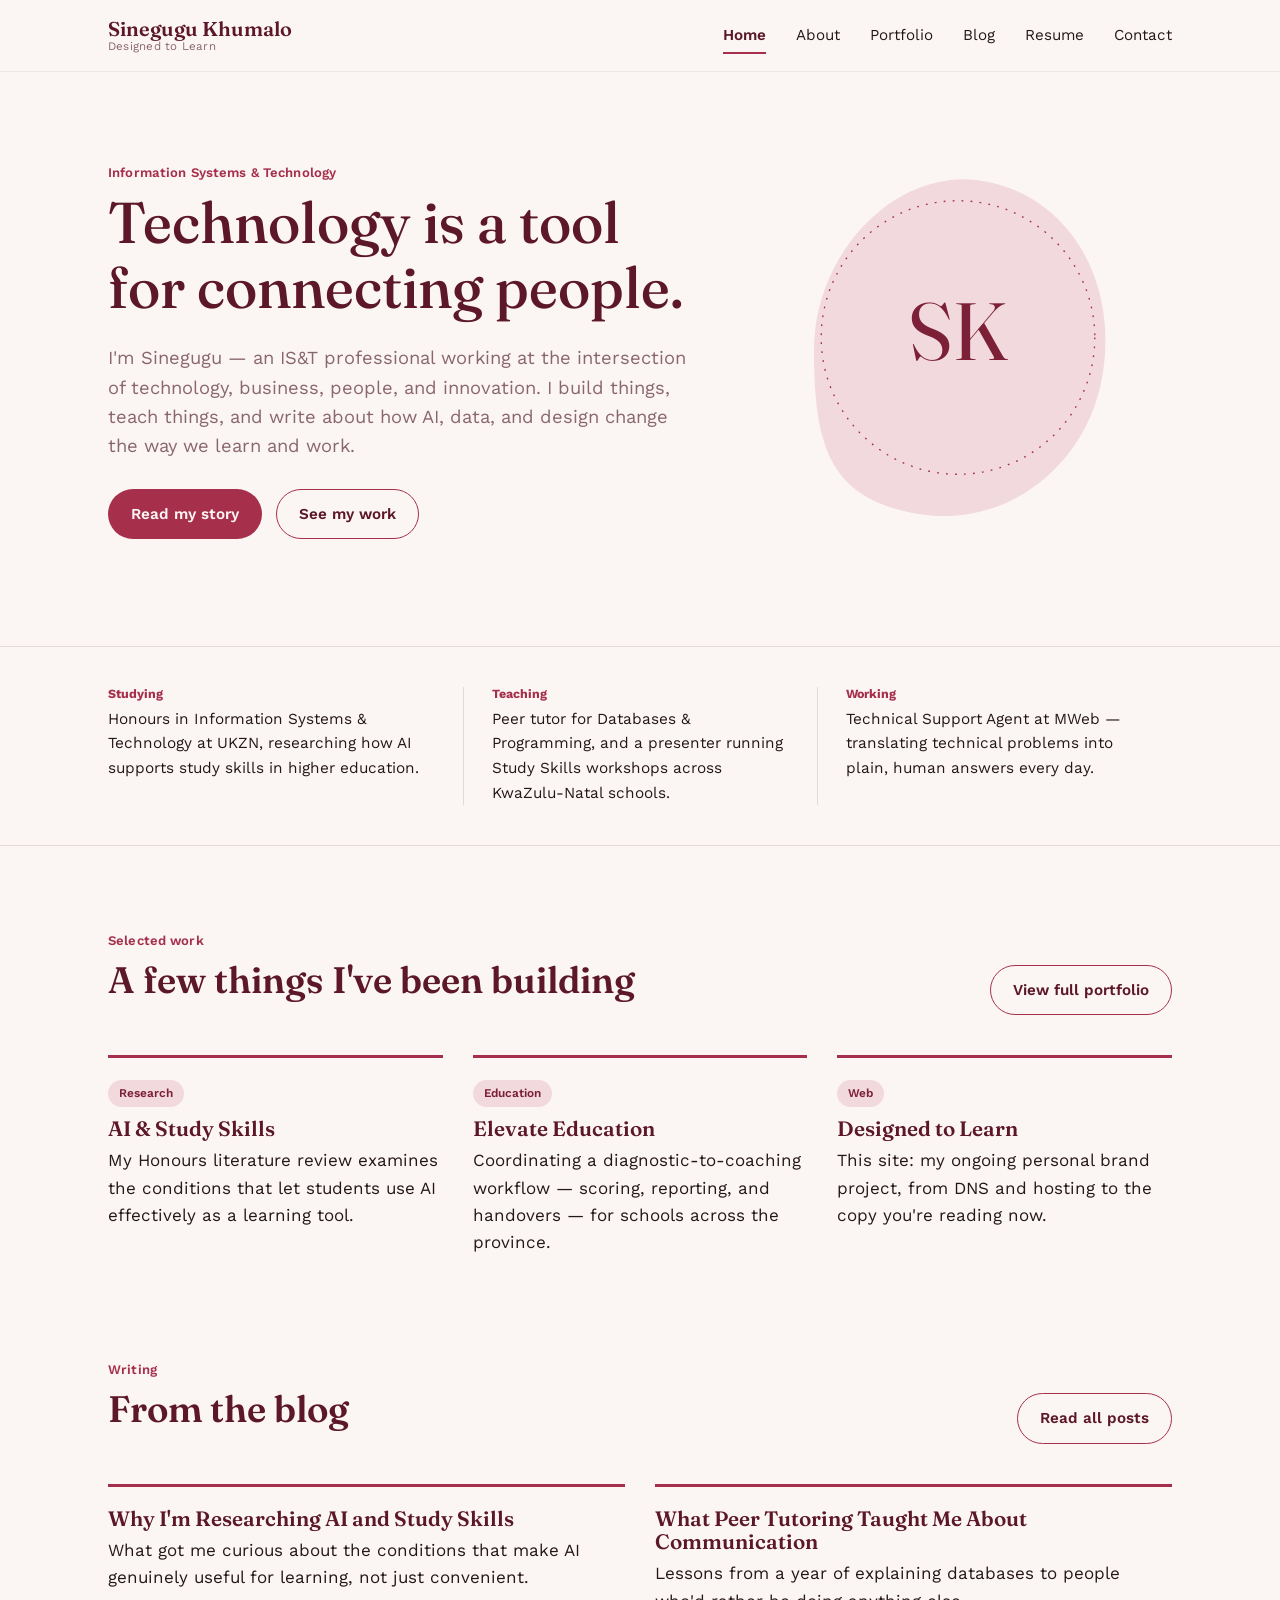
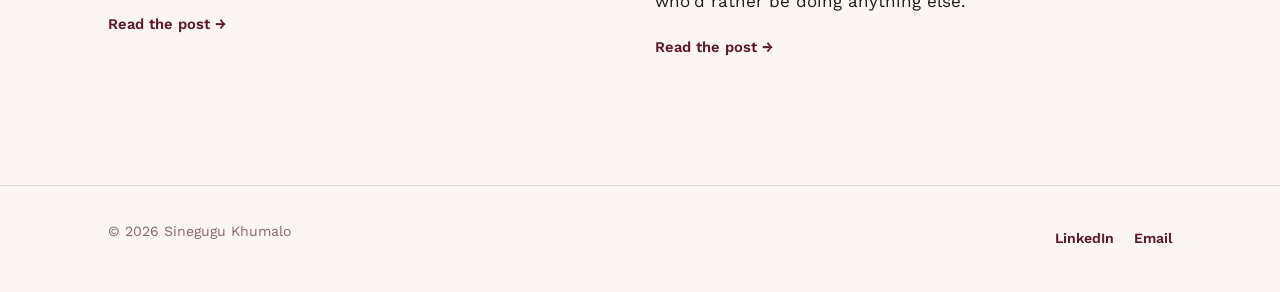
<file: index.html>
<!DOCTYPE html>
<html lang="en">
<head>
<meta charset="UTF-8">
<meta name="viewport" content="width=device-width, initial-scale=1.0">
<title>Sinegugu Khumalo — Designed to Learn</title>
<meta name="description" content="Sinegugu Khumalo — Information Systems &amp; Technology professional. Portfolio, research, and writing on technology, learning, and people.">
<link rel="preconnect" href="https://fonts.googleapis.com">
<link rel="preconnect" href="https://fonts.gstatic.com" crossorigin>
<link href="https://fonts.googleapis.com/css2?family=Fraunces:opsz,wght@9..144,450;9..144,600&family=Work+Sans:wght@400;500;600;700&display=swap" rel="stylesheet">
<link rel="stylesheet" href="style.css">
</head>
<body>

<header class="site-header">
  <div class="wrap header-inner">
    <a class="logo" href="index.html">
      <span class="logo-name">Sinegugu Khumalo</span>
      <span class="logo-sub">Designed to Learn</span>
    </a>
    <button class="nav-toggle" aria-label="Toggle navigation" aria-expanded="false"><span></span></button>
    <nav class="site-nav">
      <a href="index.html" aria-current="page">Home</a>
      <a href="about.html">About</a>
      <a href="portfolio.html">Portfolio</a>
      <a href="blog.html">Blog</a>
      <a href="resume.html">Resume</a>
      <a href="contact.html">Contact</a>
    </nav>
  </div>
</header>

<main>

  <section class="hero">
    <div class="wrap hero-inner">
      <div>
        <div class="eyebrow">Information Systems &amp; Technology</div>
        <h1>Technology is a tool for connecting people.</h1>
        <p class="lede">I'm Sinegugu — an IS&amp;T professional working at the intersection of technology, business, people, and innovation. I build things, teach things, and write about how AI, data, and design change the way we learn and work.</p>
        <div class="hero-actions">
          <a class="btn btn-primary" href="about.html">Read my story</a>
          <a class="btn btn-ghost" href="portfolio.html">See my work</a>
        </div>
      </div>
      <div class="hero-portrait">
        <!-- Placeholder portrait mark — replace with a real photo (e.g. img.jpg) when ready. See README. -->
        <svg viewBox="0 0 400 460" role="img" aria-label="Portrait placeholder for Sinegugu Khumalo">
          <path d="M40,230 C40,120 130,30 220,40 C320,52 380,150 360,260 C342,360 250,430 150,410 C60,392 40,340 40,230 Z" fill="var(--blush)"/>
          <circle cx="200" cy="215" r="152" fill="none" stroke="var(--rose)" stroke-width="1.5" stroke-dasharray="2 8"/>
          <text x="200" y="240" font-family="Fraunces, serif" font-size="90" fill="var(--rose-deep)" text-anchor="middle">SK</text>
        </svg>
      </div>
    </div>
  </section>

  <section class="now-strip">
    <div class="wrap now-grid">
      <div>
        <h4>Studying</h4>
        <p>Honours in Information Systems &amp; Technology at UKZN, researching how AI supports study skills in higher education.</p>
      </div>
      <div>
        <h4>Teaching</h4>
        <p>Peer tutor for Databases &amp; Programming, and a presenter running Study Skills workshops across KwaZulu-Natal schools.</p>
      </div>
      <div>
        <h4>Working</h4>
        <p>Technical Support Agent at MWeb — translating technical problems into plain, human answers every day.</p>
      </div>
    </div>
  </section>

  <section class="section">
    <div class="wrap">
      <div class="section-head">
        <div>
          <div class="eyebrow">Selected work</div>
          <h2>A few things I've been building</h2>
        </div>
        <a class="btn btn-ghost" href="portfolio.html">View full portfolio</a>
      </div>
      <div class="teaser-grid">
        <article class="teaser">
          <span class="tag">Research</span>
          <h3>AI &amp; Study Skills</h3>
          <p>My Honours literature review examines the conditions that let students use AI effectively as a learning tool.</p>
        </article>
        <article class="teaser">
          <span class="tag">Education</span>
          <h3>Elevate Education</h3>
          <p>Coordinating a diagnostic-to-coaching workflow — scoring, reporting, and handovers — for schools across the province.</p>
        </article>
        <article class="teaser">
          <span class="tag">Web</span>
          <h3>Designed to Learn</h3>
          <p>This site: my ongoing personal brand project, from DNS and hosting to the copy you're reading now.</p>
        </article>
      </div>
    </div>
  </section>

  <section class="section" style="padding-top:0;">
    <div class="wrap">
      <div class="section-head">
        <div>
          <div class="eyebrow">Writing</div>
          <h2>From the blog</h2>
        </div>
        <a class="btn btn-ghost" href="blog.html">Read all posts</a>
      </div>
      <div class="teaser-grid" style="grid-template-columns: repeat(2, 1fr);">
        <article class="teaser">
          <h3>Why I'm Researching AI and Study Skills</h3>
          <p>What got me curious about the conditions that make AI genuinely useful for learning, not just convenient.</p>
          <a class="stretched" href="blog-post-1.html">Read the post →</a>
        </article>
        <article class="teaser">
          <h3>What Peer Tutoring Taught Me About Communication</h3>
          <p>Lessons from a year of explaining databases to people who'd rather be doing anything else.</p>
          <a class="stretched" href="blog-post-2.html">Read the post →</a>
        </article>
      </div>
    </div>
  </section>

</main>

<footer class="site-footer">
  <div class="wrap footer-inner">
    <p>&copy; 2026 Sinegugu Khumalo</p>
    <div class="footer-links">
      <!-- TODO: replace with your real LinkedIn URL -->
      <a href="https://www.linkedin.com/in/sinegugu-khumalo" target="_blank" rel="noopener">LinkedIn</a>
      <a href="mailto:hello@sinegugukhumalo.com">Email</a>
    </div>
  </div>
</footer>

<script src="script.js"></script>
</body>
</html>
</file>
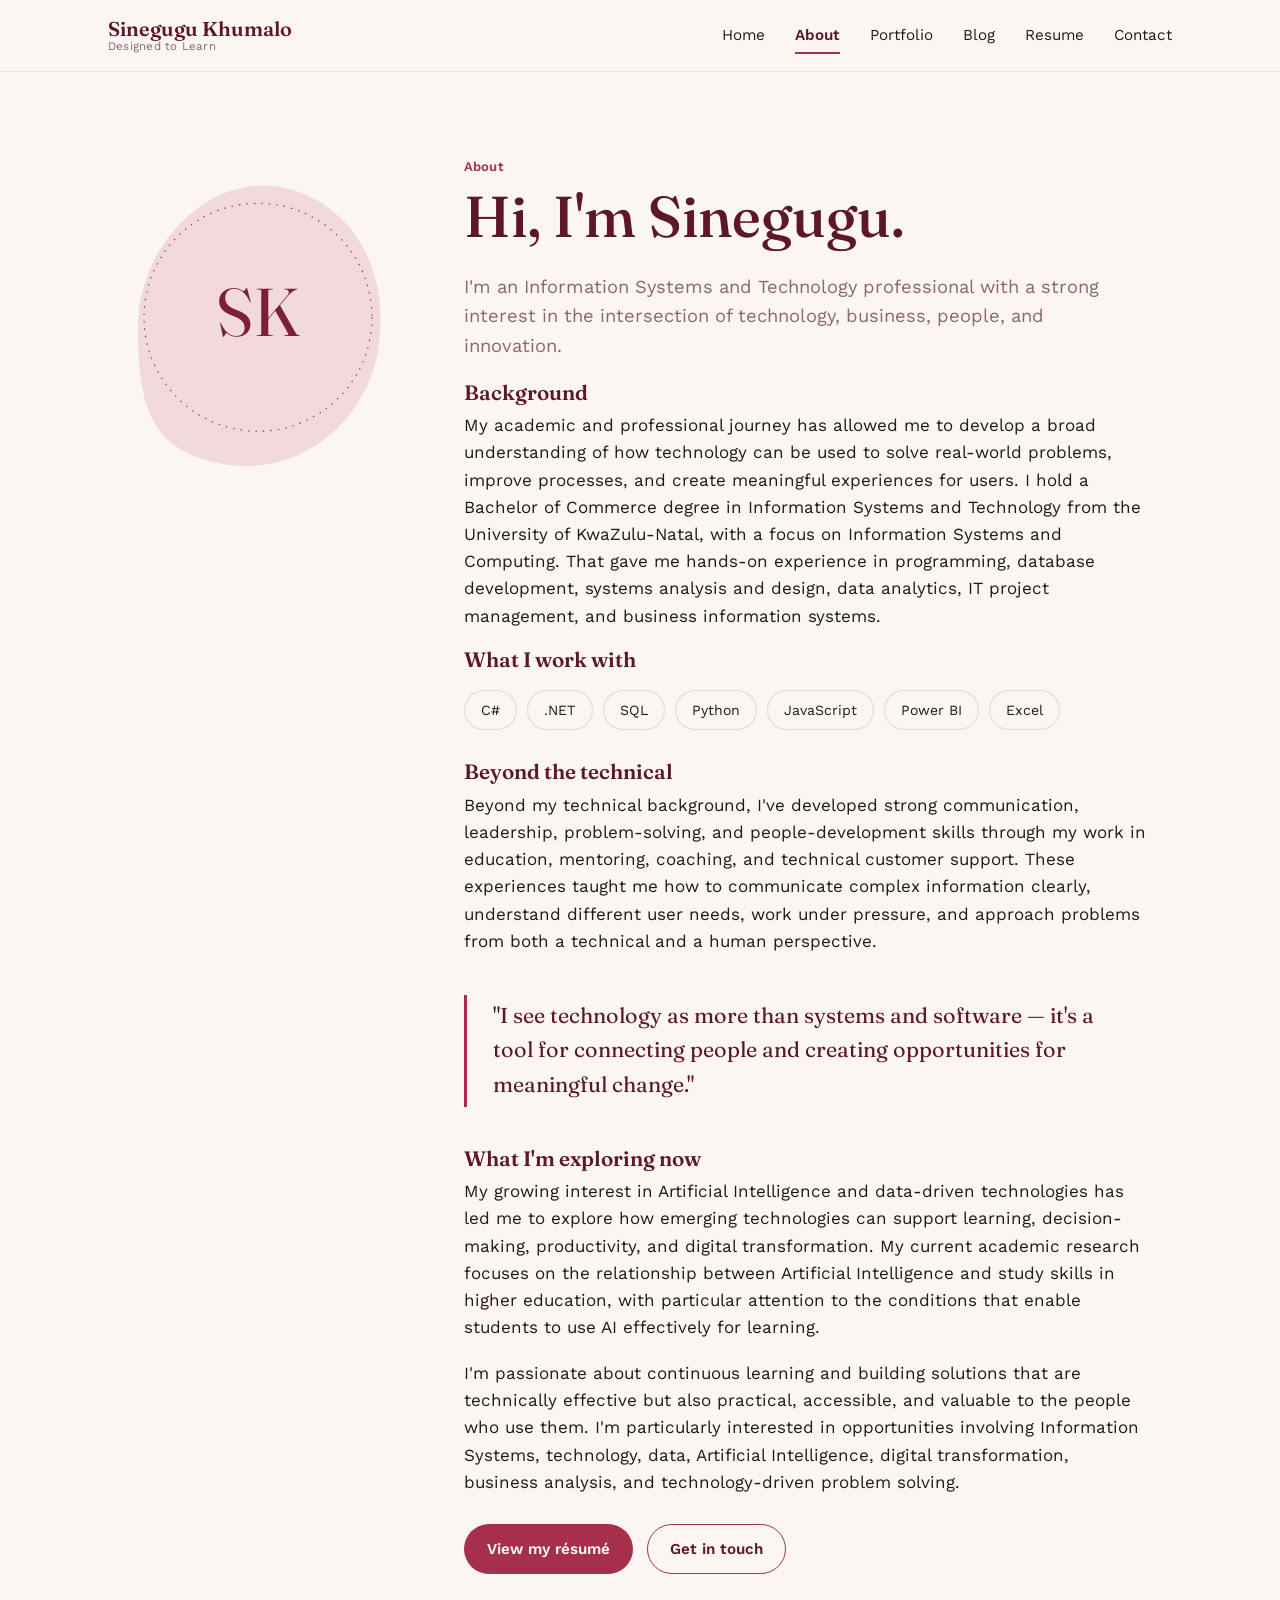
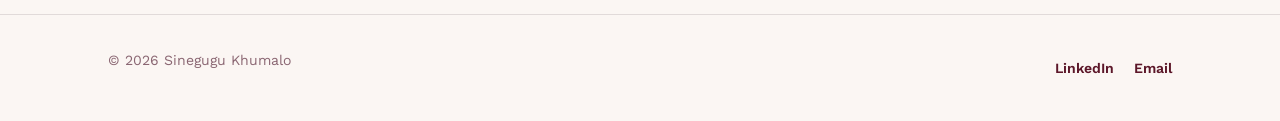
<file: about.html>
<!DOCTYPE html>
<html lang="en">
<head>
<meta charset="UTF-8">
<meta name="viewport" content="width=device-width, initial-scale=1.0">
<title>About — Sinegugu Khumalo</title>
<meta name="description" content="About Sinegugu Khumalo — background, skills, and current interests in Information Systems &amp; Technology.">
<link rel="preconnect" href="https://fonts.googleapis.com">
<link rel="preconnect" href="https://fonts.gstatic.com" crossorigin>
<link href="https://fonts.googleapis.com/css2?family=Fraunces:opsz,wght@9..144,450;9..144,600&family=Work+Sans:wght@400;500;600;700&display=swap" rel="stylesheet">
<link rel="stylesheet" href="style.css">
</head>
<body>

<header class="site-header">
  <div class="wrap header-inner">
    <a class="logo" href="index.html">
      <span class="logo-name">Sinegugu Khumalo</span>
      <span class="logo-sub">Designed to Learn</span>
    </a>
    <button class="nav-toggle" aria-label="Toggle navigation" aria-expanded="false"><span></span></button>
    <nav class="site-nav">
      <a href="index.html">Home</a>
      <a href="about.html" aria-current="page">About</a>
      <a href="portfolio.html">Portfolio</a>
      <a href="blog.html">Blog</a>
      <a href="resume.html">Resume</a>
      <a href="contact.html">Contact</a>
    </nav>
  </div>
</header>

<main>
  <section class="section" style="padding-bottom:0;">
    <div class="wrap about-grid">
      <div class="hero-portrait">
        <!-- Placeholder portrait mark — replace with a real photo when ready. See README. -->
        <svg viewBox="0 0 400 460" role="img" aria-label="Portrait placeholder for Sinegugu Khumalo">
          <path d="M40,230 C40,120 130,30 220,40 C320,52 380,150 360,260 C342,360 250,430 150,410 C60,392 40,340 40,230 Z" fill="var(--blush)"/>
          <circle cx="200" cy="215" r="152" fill="none" stroke="var(--rose)" stroke-width="1.5" stroke-dasharray="2 8"/>
          <text x="200" y="240" font-family="Fraunces, serif" font-size="90" fill="var(--rose-deep)" text-anchor="middle">SK</text>
        </svg>
      </div>

      <div>
        <div class="eyebrow">About</div>
        <h1>Hi, I'm Sinegugu.</h1>
        <p class="lede">I'm an Information Systems and Technology professional with a strong interest in the intersection of technology, business, people, and innovation.</p>

        <h3>Background</h3>
        <p>My academic and professional journey has allowed me to develop a broad understanding of how technology can be used to solve real-world problems, improve processes, and create meaningful experiences for users. I hold a Bachelor of Commerce degree in Information Systems and Technology from the University of KwaZulu-Natal, with a focus on Information Systems and Computing. That gave me hands-on experience in programming, database development, systems analysis and design, data analytics, IT project management, and business information systems.</p>

        <h3>What I work with</h3>
        <div class="skill-pills">
          <span class="skill-pill">C#</span>
          <span class="skill-pill">.NET</span>
          <span class="skill-pill">SQL</span>
          <span class="skill-pill">Python</span>
          <span class="skill-pill">JavaScript</span>
          <span class="skill-pill">Power BI</span>
          <span class="skill-pill">Excel</span>
        </div>

        <h3>Beyond the technical</h3>
        <p>Beyond my technical background, I've developed strong communication, leadership, problem-solving, and people-development skills through my work in education, mentoring, coaching, and technical customer support. These experiences taught me how to communicate complex information clearly, understand different user needs, work under pressure, and approach problems from both a technical and a human perspective.</p>

        <blockquote class="pull">"I see technology as more than systems and software — it's a tool for connecting people and creating opportunities for meaningful change."</blockquote>

        <h3>What I'm exploring now</h3>
        <p>My growing interest in Artificial Intelligence and data-driven technologies has led me to explore how emerging technologies can support learning, decision-making, productivity, and digital transformation. My current academic research focuses on the relationship between Artificial Intelligence and study skills in higher education, with particular attention to the conditions that enable students to use AI effectively for learning.</p>
        <p>I'm passionate about continuous learning and building solutions that are technically effective but also practical, accessible, and valuable to the people who use them. I'm particularly interested in opportunities involving Information Systems, technology, data, Artificial Intelligence, digital transformation, business analysis, and technology-driven problem solving.</p>

        <div class="hero-actions">
          <a class="btn btn-primary" href="resume.html">View my résumé</a>
          <a class="btn btn-ghost" href="contact.html">Get in touch</a>
        </div>
      </div>
    </div>
  </section>
</main>

<footer class="site-footer">
  <div class="wrap footer-inner">
    <p>&copy; 2026 Sinegugu Khumalo</p>
    <div class="footer-links">
      <a href="https://www.linkedin.com/in/sinegugu-khumalo" target="_blank" rel="noopener">LinkedIn</a>
      <a href="mailto:hello@sinegugukhumalo.com">Email</a>
    </div>
  </div>
</footer>

<script src="script.js"></script>
</body>
</html>
</file>
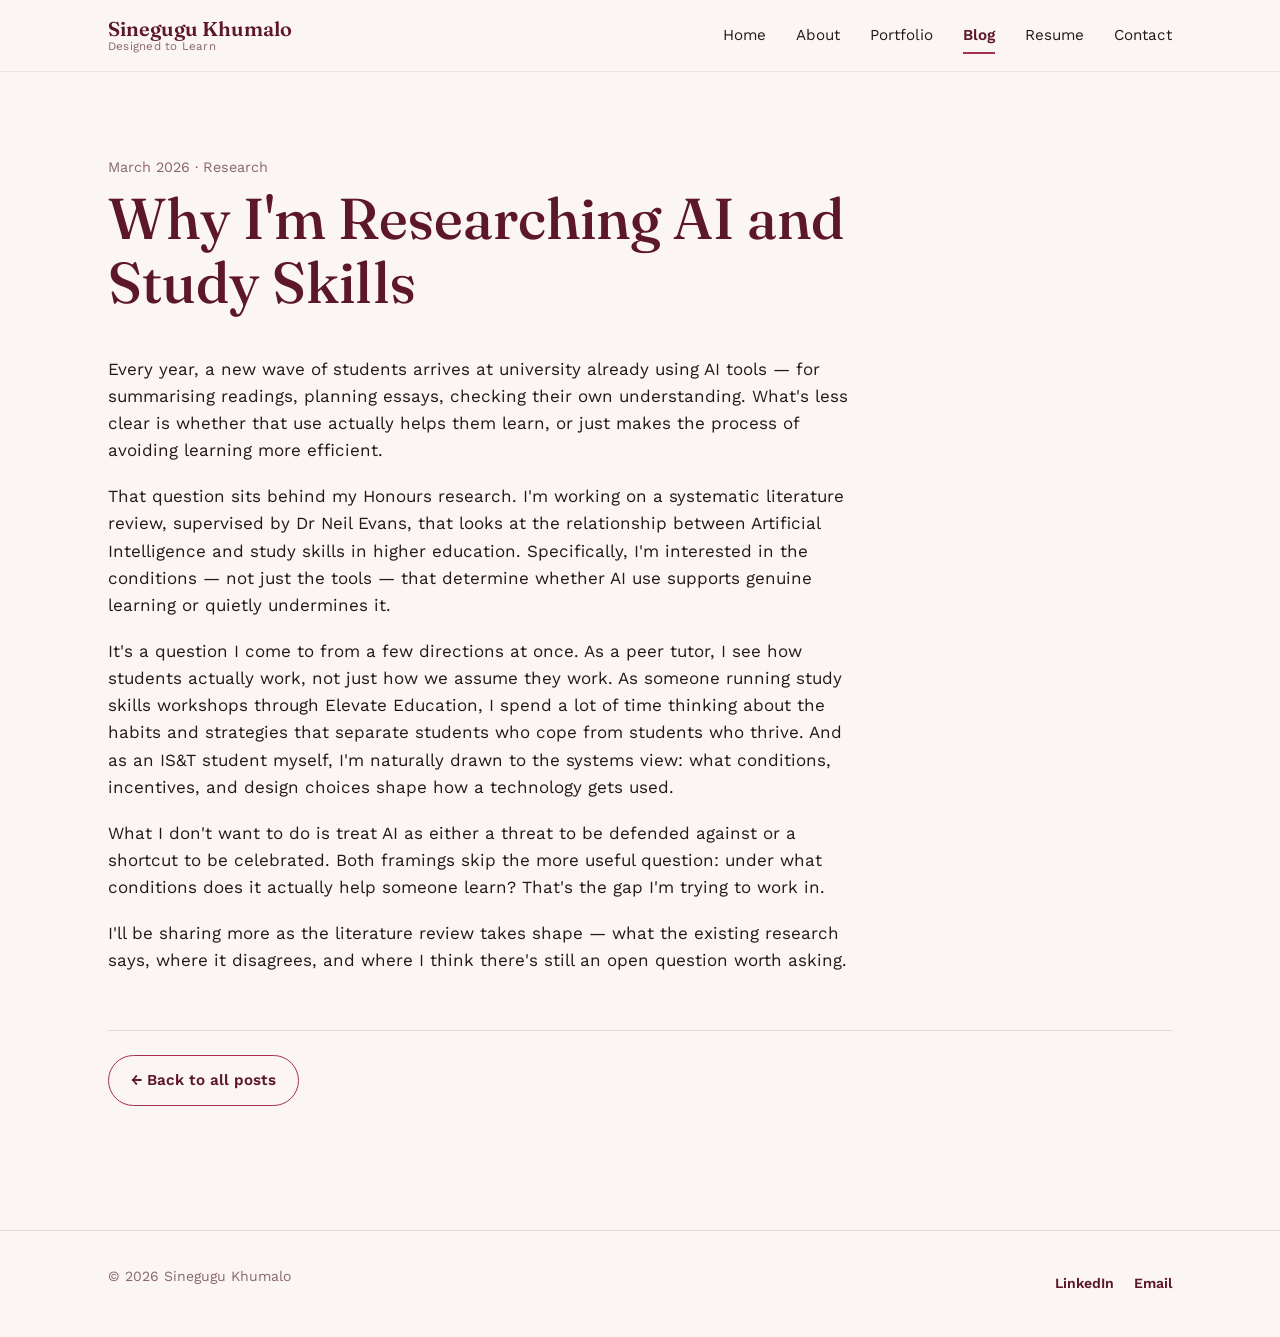
<file: blog-post-1.html>
<!DOCTYPE html>
<html lang="en">
<head>
<meta charset="UTF-8">
<meta name="viewport" content="width=device-width, initial-scale=1.0">
<title>Why I'm Researching AI and Study Skills — Sinegugu Khumalo</title>
<link rel="preconnect" href="https://fonts.googleapis.com">
<link rel="preconnect" href="https://fonts.gstatic.com" crossorigin>
<link href="https://fonts.googleapis.com/css2?family=Fraunces:opsz,wght@9..144,450;9..144,600&family=Work+Sans:wght@400;500;600;700&display=swap" rel="stylesheet">
<link rel="stylesheet" href="style.css">
</head>
<body>

<header class="site-header">
  <div class="wrap header-inner">
    <a class="logo" href="index.html">
      <span class="logo-name">Sinegugu Khumalo</span>
      <span class="logo-sub">Designed to Learn</span>
    </a>
    <button class="nav-toggle" aria-label="Toggle navigation" aria-expanded="false"><span></span></button>
    <nav class="site-nav">
      <a href="index.html">Home</a>
      <a href="about.html">About</a>
      <a href="portfolio.html">Portfolio</a>
      <a href="blog.html" aria-current="page">Blog</a>
      <a href="resume.html">Resume</a>
      <a href="contact.html">Contact</a>
    </nav>
  </div>
</header>

<main>
  <section class="section">
    <div class="wrap">
      <div class="post-header">
        <div class="post-meta">March 2026 · Research</div>
        <h1>Why I'm Researching AI and Study Skills</h1>
      </div>

      <div class="post-body">
        <p>Every year, a new wave of students arrives at university already using AI tools — for summarising readings, planning essays, checking their own understanding. What's less clear is whether that use actually helps them learn, or just makes the process of avoiding learning more efficient.</p>
        <p>That question sits behind my Honours research. I'm working on a systematic literature review, supervised by Dr Neil Evans, that looks at the relationship between Artificial Intelligence and study skills in higher education. Specifically, I'm interested in the conditions — not just the tools — that determine whether AI use supports genuine learning or quietly undermines it.</p>
        <p>It's a question I come to from a few directions at once. As a peer tutor, I see how students actually work, not just how we assume they work. As someone running study skills workshops through Elevate Education, I spend a lot of time thinking about the habits and strategies that separate students who cope from students who thrive. And as an IS&amp;T student myself, I'm naturally drawn to the systems view: what conditions, incentives, and design choices shape how a technology gets used.</p>
        <p>What I don't want to do is treat AI as either a threat to be defended against or a shortcut to be celebrated. Both framings skip the more useful question: under what conditions does it actually help someone learn? That's the gap I'm trying to work in.</p>
        <p>I'll be sharing more as the literature review takes shape — what the existing research says, where it disagrees, and where I think there's still an open question worth asking.</p>
      </div>

      <div class="post-nav">
        <a class="btn btn-ghost" href="blog.html">← Back to all posts</a>
      </div>
    </div>
  </section>
</main>

<footer class="site-footer">
  <div class="wrap footer-inner">
    <p>&copy; 2026 Sinegugu Khumalo</p>
    <div class="footer-links">
      <a href="https://www.linkedin.com/in/sinegugu-khumalo" target="_blank" rel="noopener">LinkedIn</a>
      <a href="mailto:hello@sinegugukhumalo.com">Email</a>
    </div>
  </div>
</footer>

<script src="script.js"></script>
</body>
</html>
</file>
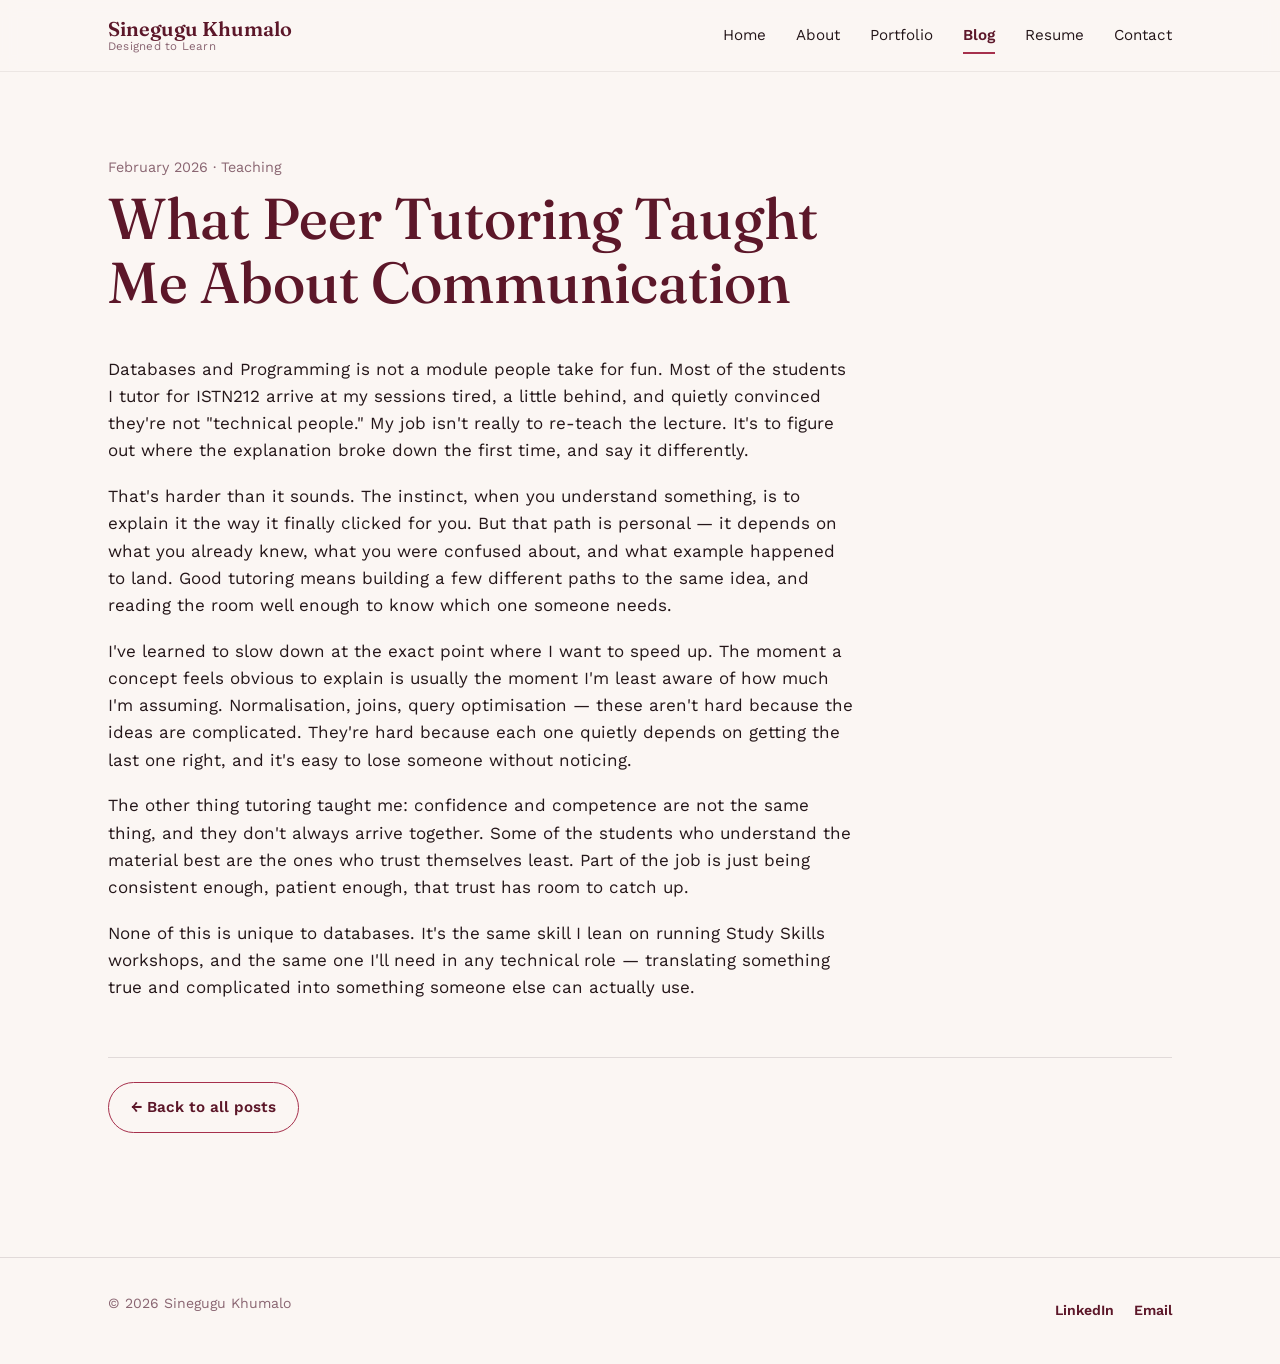
<file: blog-post-2.html>
<!DOCTYPE html>
<html lang="en">
<head>
<meta charset="UTF-8">
<meta name="viewport" content="width=device-width, initial-scale=1.0">
<title>What Peer Tutoring Taught Me About Communication — Sinegugu Khumalo</title>
<link rel="preconnect" href="https://fonts.googleapis.com">
<link rel="preconnect" href="https://fonts.gstatic.com" crossorigin>
<link href="https://fonts.googleapis.com/css2?family=Fraunces:opsz,wght@9..144,450;9..144,600&family=Work+Sans:wght@400;500;600;700&display=swap" rel="stylesheet">
<link rel="stylesheet" href="style.css">
</head>
<body>

<header class="site-header">
  <div class="wrap header-inner">
    <a class="logo" href="index.html">
      <span class="logo-name">Sinegugu Khumalo</span>
      <span class="logo-sub">Designed to Learn</span>
    </a>
    <button class="nav-toggle" aria-label="Toggle navigation" aria-expanded="false"><span></span></button>
    <nav class="site-nav">
      <a href="index.html">Home</a>
      <a href="about.html">About</a>
      <a href="portfolio.html">Portfolio</a>
      <a href="blog.html" aria-current="page">Blog</a>
      <a href="resume.html">Resume</a>
      <a href="contact.html">Contact</a>
    </nav>
  </div>
</header>

<main>
  <section class="section">
    <div class="wrap">
      <div class="post-header">
        <div class="post-meta">February 2026 · Teaching</div>
        <h1>What Peer Tutoring Taught Me About Communication</h1>
      </div>

      <div class="post-body">
        <p>Databases and Programming is not a module people take for fun. Most of the students I tutor for ISTN212 arrive at my sessions tired, a little behind, and quietly convinced they're not "technical people." My job isn't really to re-teach the lecture. It's to figure out where the explanation broke down the first time, and say it differently.</p>
        <p>That's harder than it sounds. The instinct, when you understand something, is to explain it the way it finally clicked for you. But that path is personal — it depends on what you already knew, what you were confused about, and what example happened to land. Good tutoring means building a few different paths to the same idea, and reading the room well enough to know which one someone needs.</p>
        <p>I've learned to slow down at the exact point where I want to speed up. The moment a concept feels obvious to explain is usually the moment I'm least aware of how much I'm assuming. Normalisation, joins, query optimisation — these aren't hard because the ideas are complicated. They're hard because each one quietly depends on getting the last one right, and it's easy to lose someone without noticing.</p>
        <p>The other thing tutoring taught me: confidence and competence are not the same thing, and they don't always arrive together. Some of the students who understand the material best are the ones who trust themselves least. Part of the job is just being consistent enough, patient enough, that trust has room to catch up.</p>
        <p>None of this is unique to databases. It's the same skill I lean on running Study Skills workshops, and the same one I'll need in any technical role — translating something true and complicated into something someone else can actually use.</p>
      </div>

      <div class="post-nav">
        <a class="btn btn-ghost" href="blog.html">← Back to all posts</a>
      </div>
    </div>
  </section>
</main>

<footer class="site-footer">
  <div class="wrap footer-inner">
    <p>&copy; 2026 Sinegugu Khumalo</p>
    <div class="footer-links">
      <a href="https://www.linkedin.com/in/sinegugu-khumalo" target="_blank" rel="noopener">LinkedIn</a>
      <a href="mailto:hello@sinegugukhumalo.com">Email</a>
    </div>
  </div>
</footer>

<script src="script.js"></script>
</body>
</html>
</file>
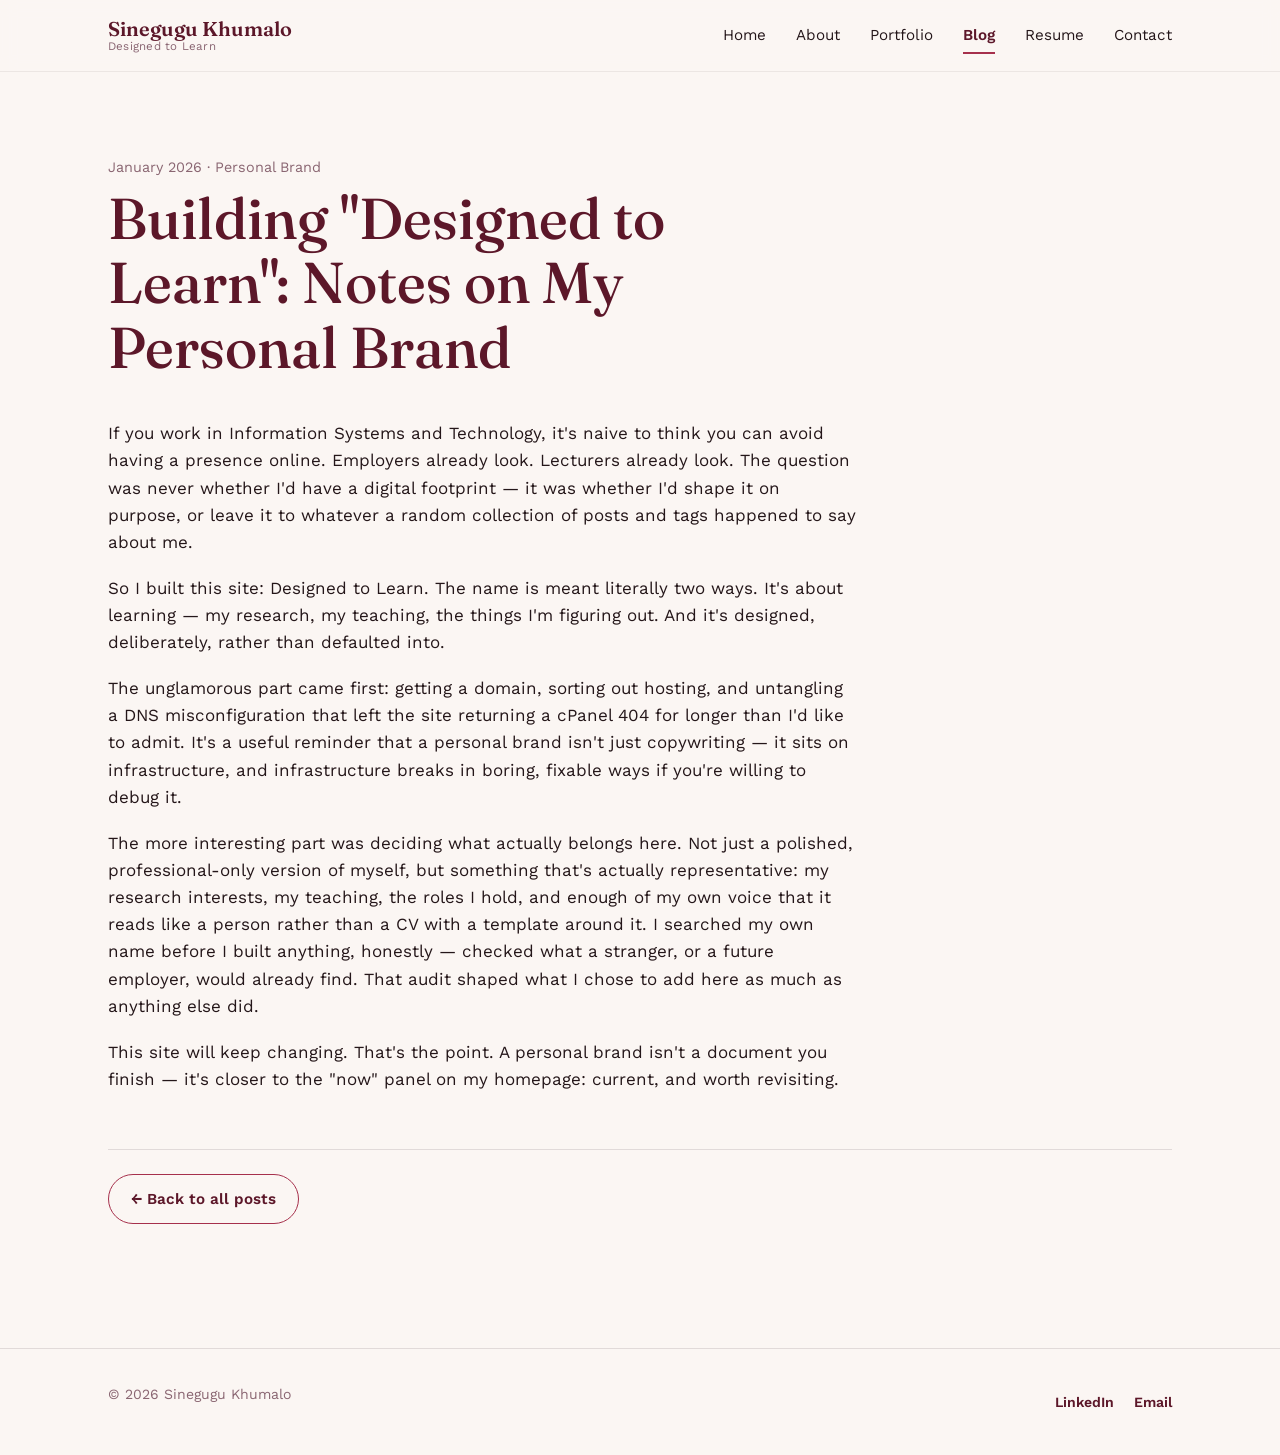
<file: blog-post-3.html>
<!DOCTYPE html>
<html lang="en">
<head>
<meta charset="UTF-8">
<meta name="viewport" content="width=device-width, initial-scale=1.0">
<title>Building "Designed to Learn": Notes on My Personal Brand — Sinegugu Khumalo</title>
<link rel="preconnect" href="https://fonts.googleapis.com">
<link rel="preconnect" href="https://fonts.gstatic.com" crossorigin>
<link href="https://fonts.googleapis.com/css2?family=Fraunces:opsz,wght@9..144,450;9..144,600&family=Work+Sans:wght@400;500;600;700&display=swap" rel="stylesheet">
<link rel="stylesheet" href="style.css">
</head>
<body>

<header class="site-header">
  <div class="wrap header-inner">
    <a class="logo" href="index.html">
      <span class="logo-name">Sinegugu Khumalo</span>
      <span class="logo-sub">Designed to Learn</span>
    </a>
    <button class="nav-toggle" aria-label="Toggle navigation" aria-expanded="false"><span></span></button>
    <nav class="site-nav">
      <a href="index.html">Home</a>
      <a href="about.html">About</a>
      <a href="portfolio.html">Portfolio</a>
      <a href="blog.html" aria-current="page">Blog</a>
      <a href="resume.html">Resume</a>
      <a href="contact.html">Contact</a>
    </nav>
  </div>
</header>

<main>
  <section class="section">
    <div class="wrap">
      <div class="post-header">
        <div class="post-meta">January 2026 · Personal Brand</div>
        <h1>Building "Designed to Learn": Notes on My Personal Brand</h1>
      </div>

      <div class="post-body">
        <p>If you work in Information Systems and Technology, it's naive to think you can avoid having a presence online. Employers already look. Lecturers already look. The question was never whether I'd have a digital footprint — it was whether I'd shape it on purpose, or leave it to whatever a random collection of posts and tags happened to say about me.</p>
        <p>So I built this site: Designed to Learn. The name is meant literally two ways. It's about learning — my research, my teaching, the things I'm figuring out. And it's designed, deliberately, rather than defaulted into.</p>
        <p>The unglamorous part came first: getting a domain, sorting out hosting, and untangling a DNS misconfiguration that left the site returning a cPanel 404 for longer than I'd like to admit. It's a useful reminder that a personal brand isn't just copywriting — it sits on infrastructure, and infrastructure breaks in boring, fixable ways if you're willing to debug it.</p>
        <p>The more interesting part was deciding what actually belongs here. Not just a polished, professional-only version of myself, but something that's actually representative: my research interests, my teaching, the roles I hold, and enough of my own voice that it reads like a person rather than a CV with a template around it. I searched my own name before I built anything, honestly — checked what a stranger, or a future employer, would already find. That audit shaped what I chose to add here as much as anything else did.</p>
        <p>This site will keep changing. That's the point. A personal brand isn't a document you finish — it's closer to the "now" panel on my homepage: current, and worth revisiting.</p>
      </div>

      <div class="post-nav">
        <a class="btn btn-ghost" href="blog.html">← Back to all posts</a>
      </div>
    </div>
  </section>
</main>

<footer class="site-footer">
  <div class="wrap footer-inner">
    <p>&copy; 2026 Sinegugu Khumalo</p>
    <div class="footer-links">
      <a href="https://www.linkedin.com/in/sinegugu-khumalo" target="_blank" rel="noopener">LinkedIn</a>
      <a href="mailto:hello@sinegugukhumalo.com">Email</a>
    </div>
  </div>
</footer>

<script src="script.js"></script>
</body>
</html>
</file>
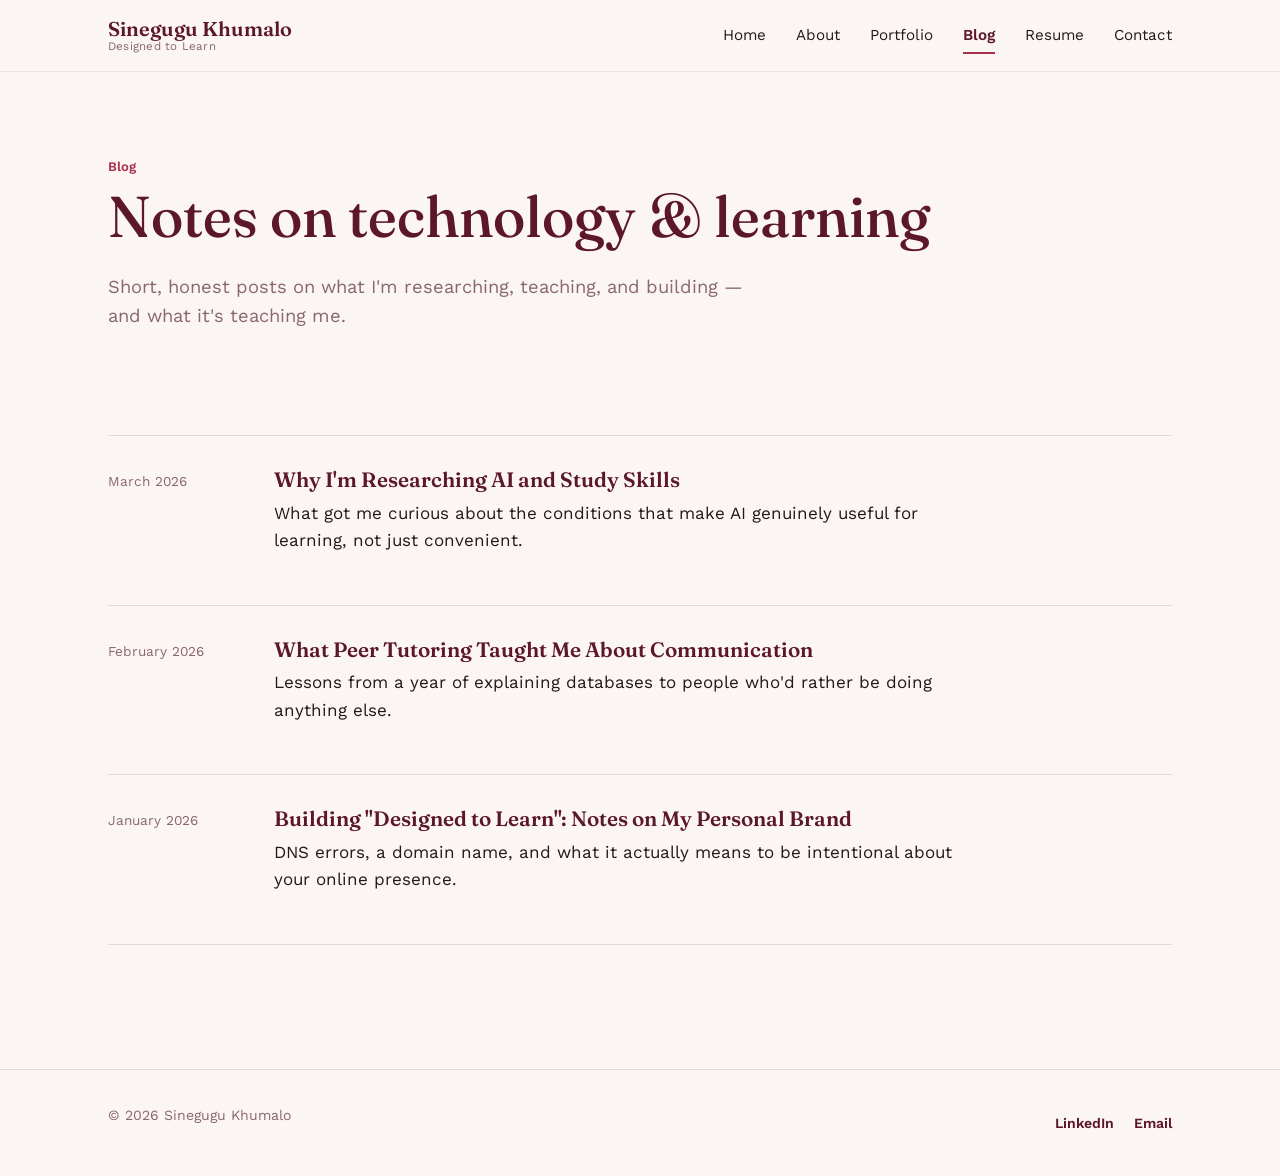
<file: blog.html>
<!DOCTYPE html>
<html lang="en">
<head>
<meta charset="UTF-8">
<meta name="viewport" content="width=device-width, initial-scale=1.0">
<title>Blog — Sinegugu Khumalo</title>
<meta name="description" content="Writing by Sinegugu Khumalo on technology, learning, AI, and building a personal brand in IS&amp;T.">
<link rel="preconnect" href="https://fonts.googleapis.com">
<link rel="preconnect" href="https://fonts.gstatic.com" crossorigin>
<link href="https://fonts.googleapis.com/css2?family=Fraunces:opsz,wght@9..144,450;9..144,600&family=Work+Sans:wght@400;500;600;700&display=swap" rel="stylesheet">
<link rel="stylesheet" href="style.css">
</head>
<body>

<header class="site-header">
  <div class="wrap header-inner">
    <a class="logo" href="index.html">
      <span class="logo-name">Sinegugu Khumalo</span>
      <span class="logo-sub">Designed to Learn</span>
    </a>
    <button class="nav-toggle" aria-label="Toggle navigation" aria-expanded="false"><span></span></button>
    <nav class="site-nav">
      <a href="index.html">Home</a>
      <a href="about.html">About</a>
      <a href="portfolio.html">Portfolio</a>
      <a href="blog.html" aria-current="page">Blog</a>
      <a href="resume.html">Resume</a>
      <a href="contact.html">Contact</a>
    </nav>
  </div>
</header>

<main>
  <section class="section" style="padding-bottom:0;">
    <div class="wrap">
      <div class="eyebrow">Blog</div>
      <h1>Notes on technology &amp; learning</h1>
      <p class="lede">Short, honest posts on what I'm researching, teaching, and building — and what it's teaching me.</p>
    </div>
  </section>

  <section class="section">
    <div class="wrap">
      <div class="blog-list">

        <a class="post-row" href="blog-post-1.html">
          <span class="post-date">March 2026</span>
          <div>
            <h3>Why I'm Researching AI and Study Skills</h3>
            <p>What got me curious about the conditions that make AI genuinely useful for learning, not just convenient.</p>
          </div>
        </a>

        <a class="post-row" href="blog-post-2.html">
          <span class="post-date">February 2026</span>
          <div>
            <h3>What Peer Tutoring Taught Me About Communication</h3>
            <p>Lessons from a year of explaining databases to people who'd rather be doing anything else.</p>
          </div>
        </a>

        <a class="post-row" href="blog-post-3.html">
          <span class="post-date">January 2026</span>
          <div>
            <h3>Building "Designed to Learn": Notes on My Personal Brand</h3>
            <p>DNS errors, a domain name, and what it actually means to be intentional about your online presence.</p>
          </div>
        </a>

      </div>
    </div>
  </section>
</main>

<footer class="site-footer">
  <div class="wrap footer-inner">
    <p>&copy; 2026 Sinegugu Khumalo</p>
    <div class="footer-links">
      <a href="https://www.linkedin.com/in/sinegugu-khumalo" target="_blank" rel="noopener">LinkedIn</a>
      <a href="mailto:hello@sinegugukhumalo.com">Email</a>
    </div>
  </div>
</footer>

<script src="script.js"></script>
</body>
</html>
</file>
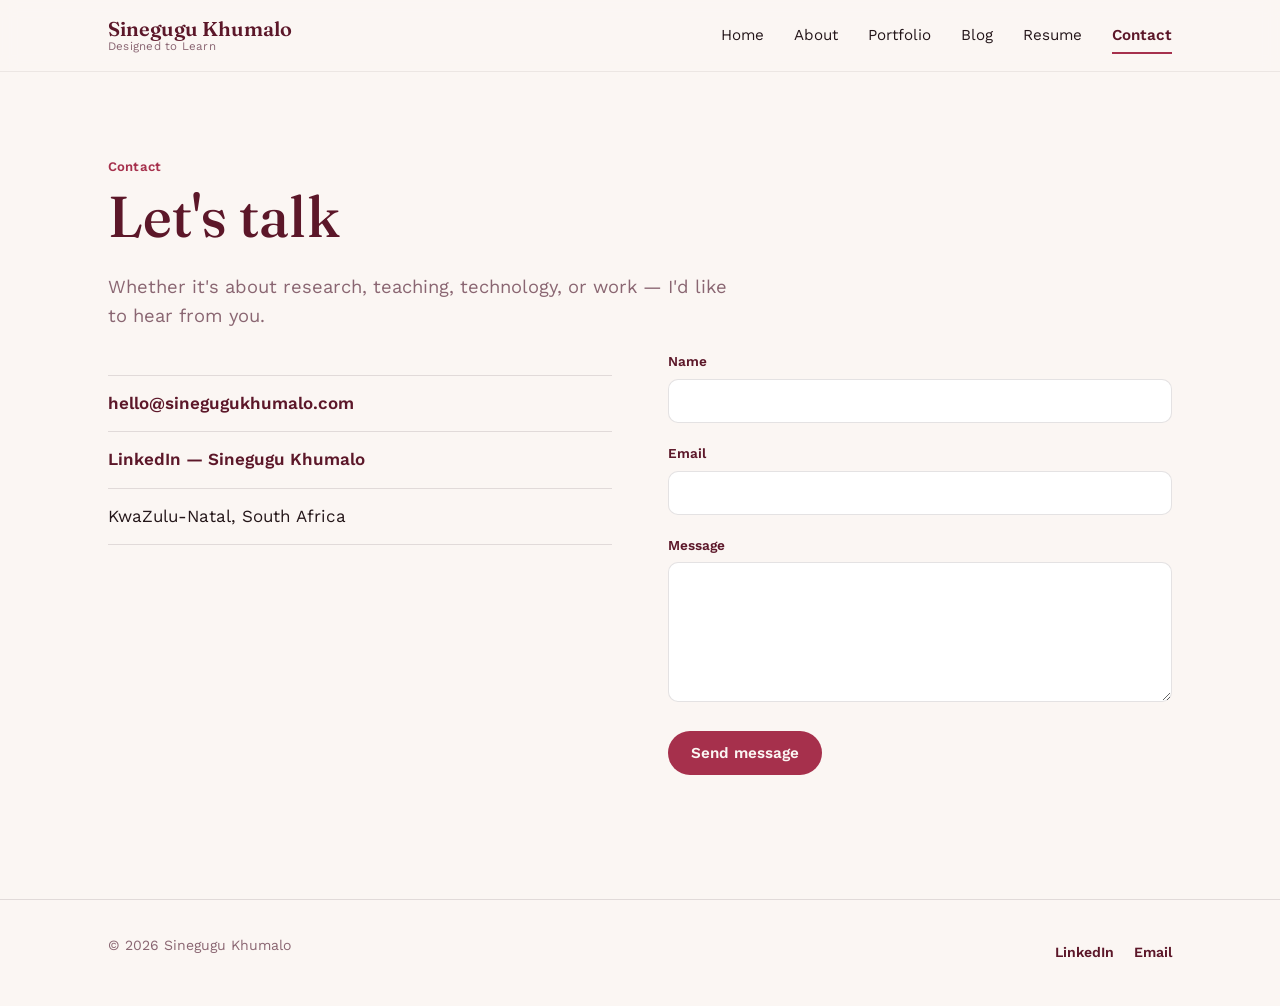
<file: contact.html>
<!DOCTYPE html>
<html lang="en">
<head>
<meta charset="UTF-8">
<meta name="viewport" content="width=device-width, initial-scale=1.0">
<title>Contact — Sinegugu Khumalo</title>
<meta name="description" content="Get in touch with Sinegugu Khumalo.">
<link rel="preconnect" href="https://fonts.googleapis.com">
<link rel="preconnect" href="https://fonts.gstatic.com" crossorigin>
<link href="https://fonts.googleapis.com/css2?family=Fraunces:opsz,wght@9..144,450;9..144,600&family=Work+Sans:wght@400;500;600;700&display=swap" rel="stylesheet">
<link rel="stylesheet" href="style.css">
</head>
<body>

<header class="site-header">
  <div class="wrap header-inner">
    <a class="logo" href="index.html">
      <span class="logo-name">Sinegugu Khumalo</span>
      <span class="logo-sub">Designed to Learn</span>
    </a>
    <button class="nav-toggle" aria-label="Toggle navigation" aria-expanded="false"><span></span></button>
    <nav class="site-nav">
      <a href="index.html">Home</a>
      <a href="about.html">About</a>
      <a href="portfolio.html">Portfolio</a>
      <a href="blog.html">Blog</a>
      <a href="resume.html">Resume</a>
      <a href="contact.html" aria-current="page">Contact</a>
    </nav>
  </div>
</header>

<main>
  <section class="section">
    <div class="wrap">
      <div class="eyebrow">Contact</div>
      <h1>Let's talk</h1>
      <p class="lede">Whether it's about research, teaching, technology, or work — I'd like to hear from you.</p>

      <div class="contact-grid">
        <div>
          <ul class="contact-list">
            <li><a href="mailto:hello@sinegugukhumalo.com">hello@sinegugukhumalo.com</a></li>
            <li><a href="https://www.linkedin.com/in/sinegugu-khumalo" target="_blank" rel="noopener">LinkedIn — Sinegugu Khumalo</a></li>
            <li>KwaZulu-Natal, South Africa</li>
          </ul>
        </div>

        <!--
          This form has no backend — GitHub Pages only serves static files.
          It currently submits via mailto:, which opens the visitor's email app.
          To collect submissions properly once hosted, connect it to a free
          service like Formspree or Netlify Forms — see README.md.
        -->
        <form action="mailto:hello@sinegugukhumalo.com" method="post" enctype="text/plain">
          <div class="field">
            <label for="name">Name</label>
            <input type="text" id="name" name="name" required>
          </div>
          <div class="field">
            <label for="email">Email</label>
            <input type="email" id="email" name="email" required>
          </div>
          <div class="field">
            <label for="message">Message</label>
            <textarea id="message" name="message" required></textarea>
          </div>
          <button type="submit" class="btn btn-primary">Send message</button>
        </form>
      </div>
    </div>
  </section>
</main>

<footer class="site-footer">
  <div class="wrap footer-inner">
    <p>&copy; 2026 Sinegugu Khumalo</p>
    <div class="footer-links">
      <a href="https://www.linkedin.com/in/sinegugu-khumalo" target="_blank" rel="noopener">LinkedIn</a>
      <a href="mailto:hello@sinegugukhumalo.com">Email</a>
    </div>
  </div>
</footer>

<script src="script.js"></script>
</body>
</html>
</file>
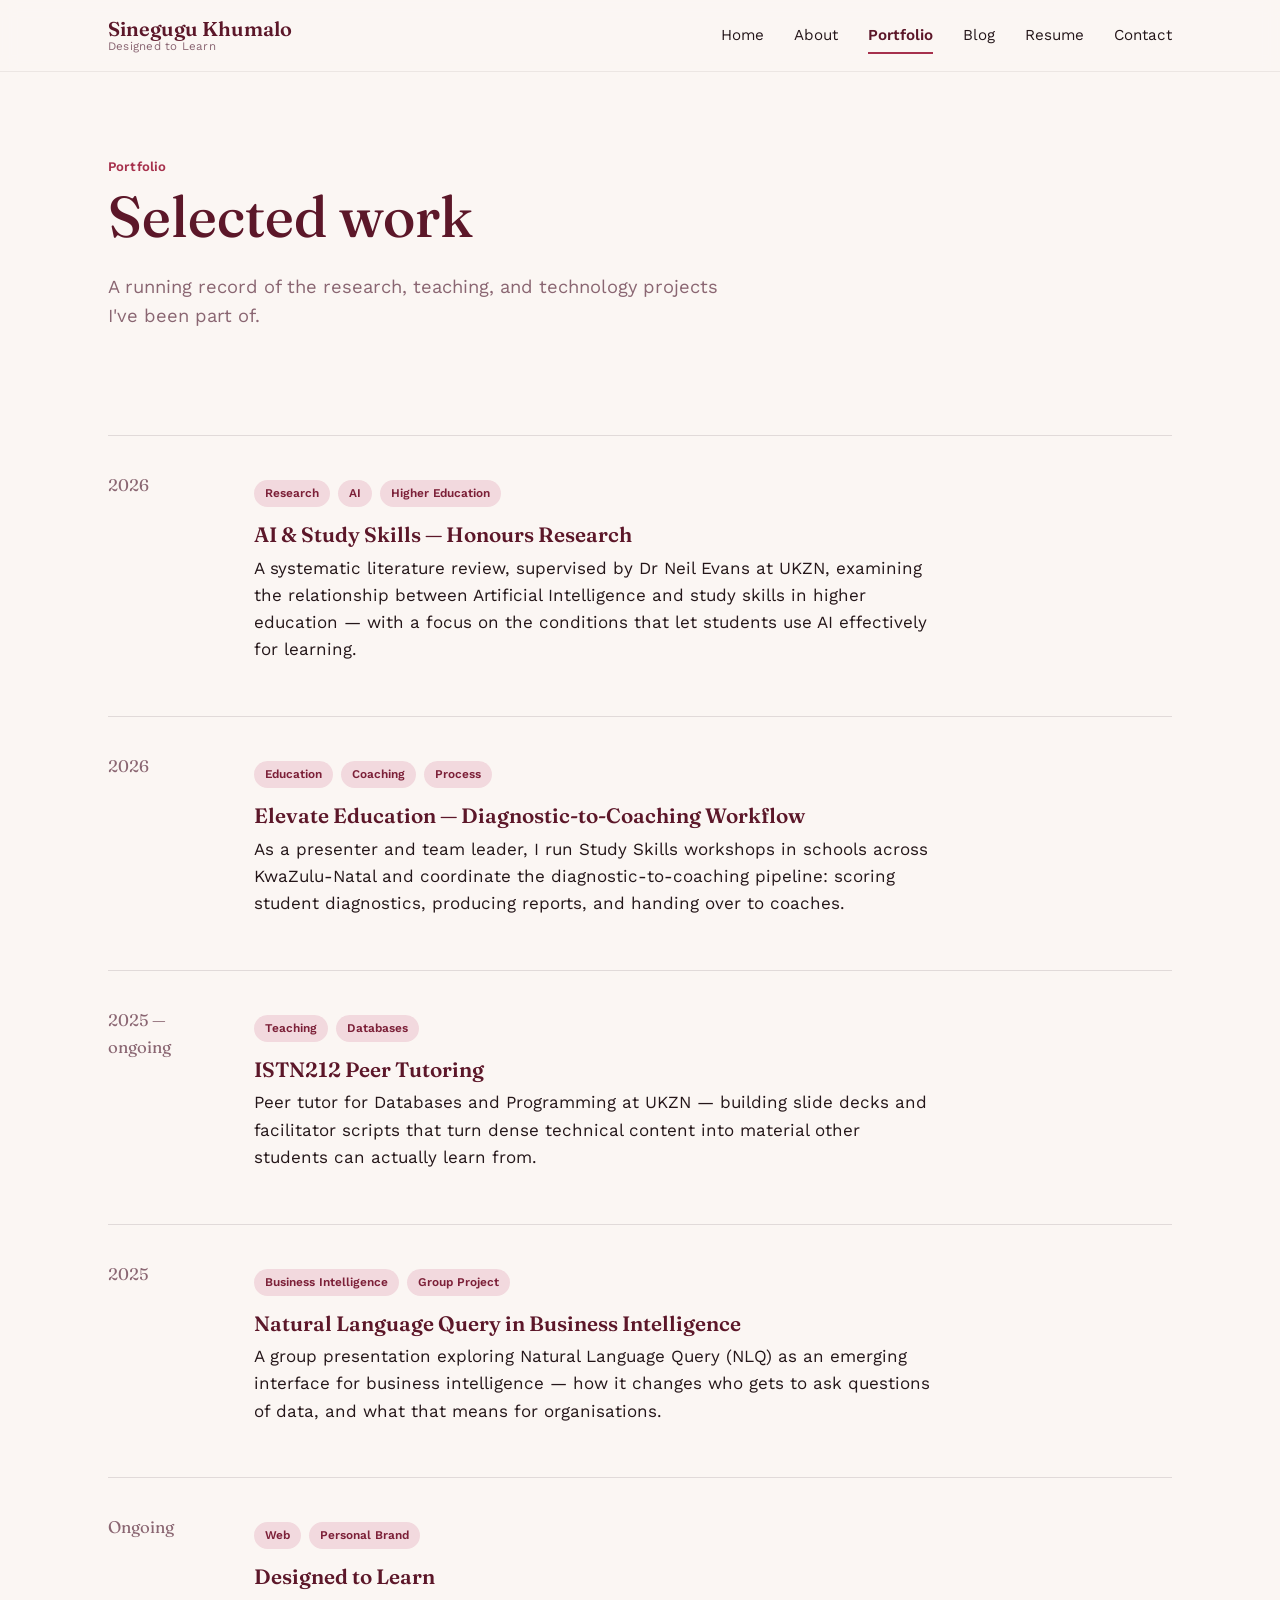
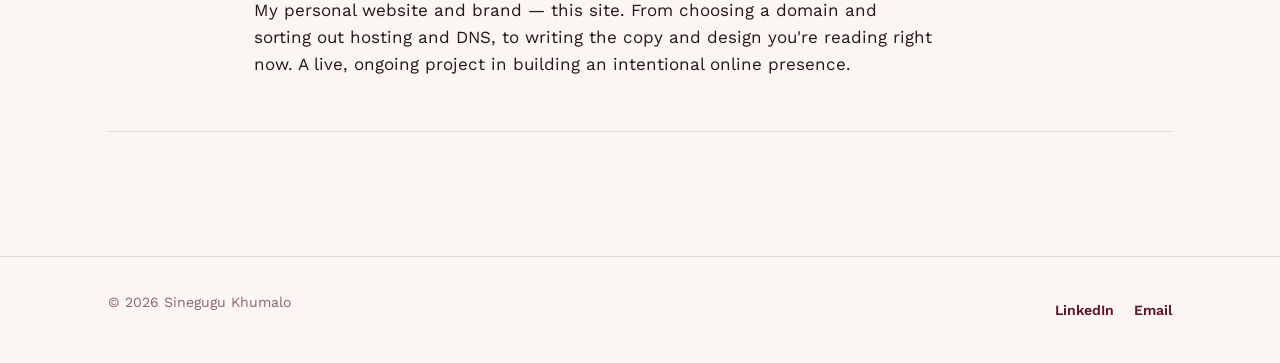
<file: portfolio.html>
<!DOCTYPE html>
<html lang="en">
<head>
<meta charset="UTF-8">
<meta name="viewport" content="width=device-width, initial-scale=1.0">
<title>Portfolio — Sinegugu Khumalo</title>
<meta name="description" content="Selected projects and work by Sinegugu Khumalo, across research, education, and technology.">
<link rel="preconnect" href="https://fonts.googleapis.com">
<link rel="preconnect" href="https://fonts.gstatic.com" crossorigin>
<link href="https://fonts.googleapis.com/css2?family=Fraunces:opsz,wght@9..144,450;9..144,600&family=Work+Sans:wght@400;500;600;700&display=swap" rel="stylesheet">
<link rel="stylesheet" href="style.css">
</head>
<body>

<header class="site-header">
  <div class="wrap header-inner">
    <a class="logo" href="index.html">
      <span class="logo-name">Sinegugu Khumalo</span>
      <span class="logo-sub">Designed to Learn</span>
    </a>
    <button class="nav-toggle" aria-label="Toggle navigation" aria-expanded="false"><span></span></button>
    <nav class="site-nav">
      <a href="index.html">Home</a>
      <a href="about.html">About</a>
      <a href="portfolio.html" aria-current="page">Portfolio</a>
      <a href="blog.html">Blog</a>
      <a href="resume.html">Resume</a>
      <a href="contact.html">Contact</a>
    </nav>
  </div>
</header>

<main>
  <section class="section" style="padding-bottom:0;">
    <div class="wrap">
      <div class="eyebrow">Portfolio</div>
      <h1>Selected work</h1>
      <p class="lede">A running record of the research, teaching, and technology projects I've been part of.</p>
    </div>
  </section>

  <section class="section">
    <div class="wrap">
      <div class="project-list">

        <article class="project">
          <div class="project-year">2026</div>
          <div>
            <div class="tag-row">
              <span class="tag">Research</span>
              <span class="tag">AI</span>
              <span class="tag">Higher Education</span>
            </div>
            <h3>AI &amp; Study Skills — Honours Research</h3>
            <p>A systematic literature review, supervised by Dr Neil Evans at UKZN, examining the relationship between Artificial Intelligence and study skills in higher education — with a focus on the conditions that let students use AI effectively for learning.</p>
          </div>
        </article>

        <article class="project">
          <div class="project-year">2026</div>
          <div>
            <div class="tag-row">
              <span class="tag">Education</span>
              <span class="tag">Coaching</span>
              <span class="tag">Process</span>
            </div>
            <h3>Elevate Education — Diagnostic-to-Coaching Workflow</h3>
            <p>As a presenter and team leader, I run Study Skills workshops in schools across KwaZulu-Natal and coordinate the diagnostic-to-coaching pipeline: scoring student diagnostics, producing reports, and handing over to coaches.</p>
          </div>
        </article>

        <article class="project">
          <div class="project-year">2025 — ongoing</div>
          <div>
            <div class="tag-row">
              <span class="tag">Teaching</span>
              <span class="tag">Databases</span>
            </div>
            <h3>ISTN212 Peer Tutoring</h3>
            <p>Peer tutor for Databases and Programming at UKZN — building slide decks and facilitator scripts that turn dense technical content into material other students can actually learn from.</p>
          </div>
        </article>

        <article class="project">
          <div class="project-year">2025</div>
          <div>
            <div class="tag-row">
              <span class="tag">Business Intelligence</span>
              <span class="tag">Group Project</span>
            </div>
            <h3>Natural Language Query in Business Intelligence</h3>
            <p>A group presentation exploring Natural Language Query (NLQ) as an emerging interface for business intelligence — how it changes who gets to ask questions of data, and what that means for organisations.</p>
          </div>
        </article>

        <article class="project">
          <div class="project-year">Ongoing</div>
          <div>
            <div class="tag-row">
              <span class="tag">Web</span>
              <span class="tag">Personal Brand</span>
            </div>
            <h3>Designed to Learn</h3>
            <p>My personal website and brand — this site. From choosing a domain and sorting out hosting and DNS, to writing the copy and design you're reading right now. A live, ongoing project in building an intentional online presence.</p>
          </div>
        </article>

      </div>
    </div>
  </section>
</main>

<footer class="site-footer">
  <div class="wrap footer-inner">
    <p>&copy; 2026 Sinegugu Khumalo</p>
    <div class="footer-links">
      <a href="https://www.linkedin.com/in/sinegugu-khumalo" target="_blank" rel="noopener">LinkedIn</a>
      <a href="mailto:hello@sinegugukhumalo.com">Email</a>
    </div>
  </div>
</footer>

<script src="script.js"></script>
</body>
</html>
</file>
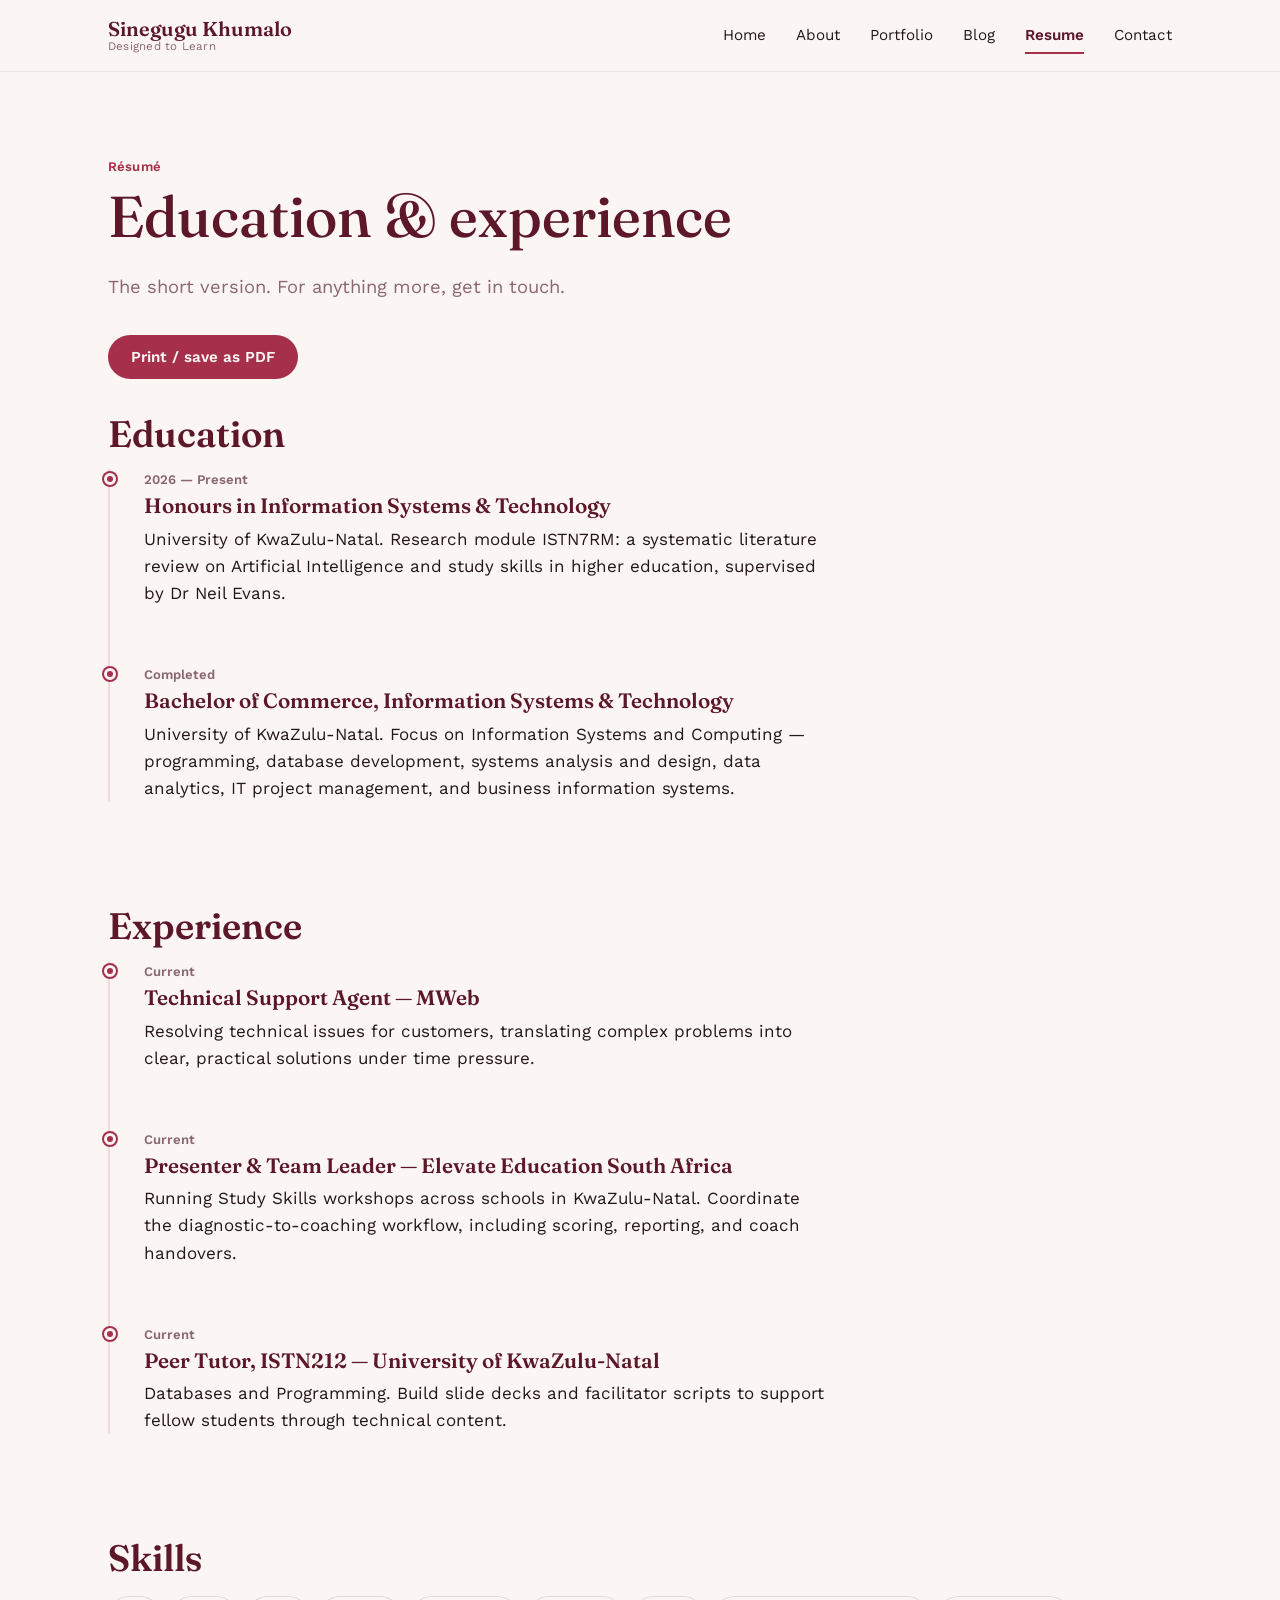
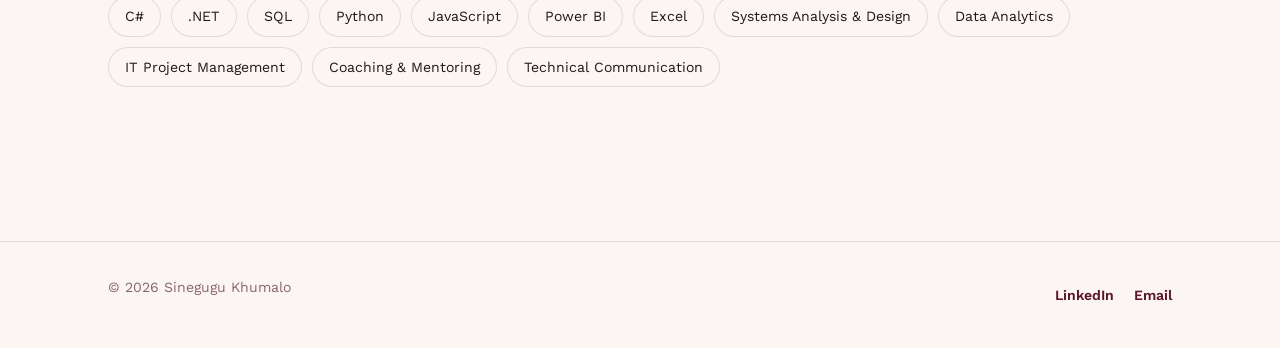
<file: resume.html>
<!DOCTYPE html>
<html lang="en">
<head>
<meta charset="UTF-8">
<meta name="viewport" content="width=device-width, initial-scale=1.0">
<title>Résumé — Sinegugu Khumalo</title>
<meta name="description" content="Résumé of Sinegugu Khumalo — education, experience, and skills.">
<link rel="preconnect" href="https://fonts.googleapis.com">
<link rel="preconnect" href="https://fonts.gstatic.com" crossorigin>
<link href="https://fonts.googleapis.com/css2?family=Fraunces:opsz,wght@9..144,450;9..144,600&family=Work+Sans:wght@400;500;600;700&display=swap" rel="stylesheet">
<link rel="stylesheet" href="style.css">
</head>
<body>

<header class="site-header">
  <div class="wrap header-inner">
    <a class="logo" href="index.html">
      <span class="logo-name">Sinegugu Khumalo</span>
      <span class="logo-sub">Designed to Learn</span>
    </a>
    <button class="nav-toggle" aria-label="Toggle navigation" aria-expanded="false"><span></span></button>
    <nav class="site-nav">
      <a href="index.html">Home</a>
      <a href="about.html">About</a>
      <a href="portfolio.html">Portfolio</a>
      <a href="blog.html">Blog</a>
      <a href="resume.html" aria-current="page">Resume</a>
      <a href="contact.html">Contact</a>
    </nav>
  </div>
</header>

<main>
  <section class="section" style="padding-bottom:0;">
    <div class="wrap">
      <div class="eyebrow">Résumé</div>
      <h1>Education &amp; experience</h1>
      <p class="lede">The short version. For anything more, get in touch.</p>
      <div class="resume-actions">
        <button class="btn btn-primary" onclick="window.print()">Print / save as PDF</button>
      </div>
    </div>
  </section>

  <section class="section" style="padding-top:24px;">
    <div class="wrap">
      <h2>Education</h2>
      <div class="timeline">
        <div class="timeline-item">
          <div class="timeline-date">2026 — Present</div>
          <h3>Honours in Information Systems &amp; Technology</h3>
          <p>University of KwaZulu-Natal. Research module ISTN7RM: a systematic literature review on Artificial Intelligence and study skills in higher education, supervised by Dr Neil Evans.</p>
        </div>
        <div class="timeline-item">
          <div class="timeline-date">Completed</div>
          <h3>Bachelor of Commerce, Information Systems &amp; Technology</h3>
          <p>University of KwaZulu-Natal. Focus on Information Systems and Computing — programming, database development, systems analysis and design, data analytics, IT project management, and business information systems.</p>
        </div>
      </div>
    </div>
  </section>

  <section class="section" style="padding-top:0;">
    <div class="wrap">
      <h2>Experience</h2>
      <div class="timeline">
        <div class="timeline-item">
          <div class="timeline-date">Current</div>
          <h3>Technical Support Agent — MWeb</h3>
          <p>Resolving technical issues for customers, translating complex problems into clear, practical solutions under time pressure.</p>
        </div>
        <div class="timeline-item">
          <div class="timeline-date">Current</div>
          <h3>Presenter &amp; Team Leader — Elevate Education South Africa</h3>
          <p>Running Study Skills workshops across schools in KwaZulu-Natal. Coordinate the diagnostic-to-coaching workflow, including scoring, reporting, and coach handovers.</p>
        </div>
        <div class="timeline-item">
          <div class="timeline-date">Current</div>
          <h3>Peer Tutor, ISTN212 — University of KwaZulu-Natal</h3>
          <p>Databases and Programming. Build slide decks and facilitator scripts to support fellow students through technical content.</p>
        </div>
      </div>
    </div>
  </section>

  <section class="section" style="padding-top:0;">
    <div class="wrap">
      <h2>Skills</h2>
      <div class="skill-pills">
        <span class="skill-pill">C#</span>
        <span class="skill-pill">.NET</span>
        <span class="skill-pill">SQL</span>
        <span class="skill-pill">Python</span>
        <span class="skill-pill">JavaScript</span>
        <span class="skill-pill">Power BI</span>
        <span class="skill-pill">Excel</span>
        <span class="skill-pill">Systems Analysis &amp; Design</span>
        <span class="skill-pill">Data Analytics</span>
        <span class="skill-pill">IT Project Management</span>
        <span class="skill-pill">Coaching &amp; Mentoring</span>
        <span class="skill-pill">Technical Communication</span>
      </div>
    </div>
  </section>
</main>

<footer class="site-footer">
  <div class="wrap footer-inner">
    <p>&copy; 2026 Sinegugu Khumalo</p>
    <div class="footer-links">
      <a href="https://www.linkedin.com/in/sinegugu-khumalo" target="_blank" rel="noopener">LinkedIn</a>
      <a href="mailto:hello@sinegugukhumalo.com">Email</a>
    </div>
  </div>
</footer>

<script src="script.js"></script>
</body>
</html>
</file>
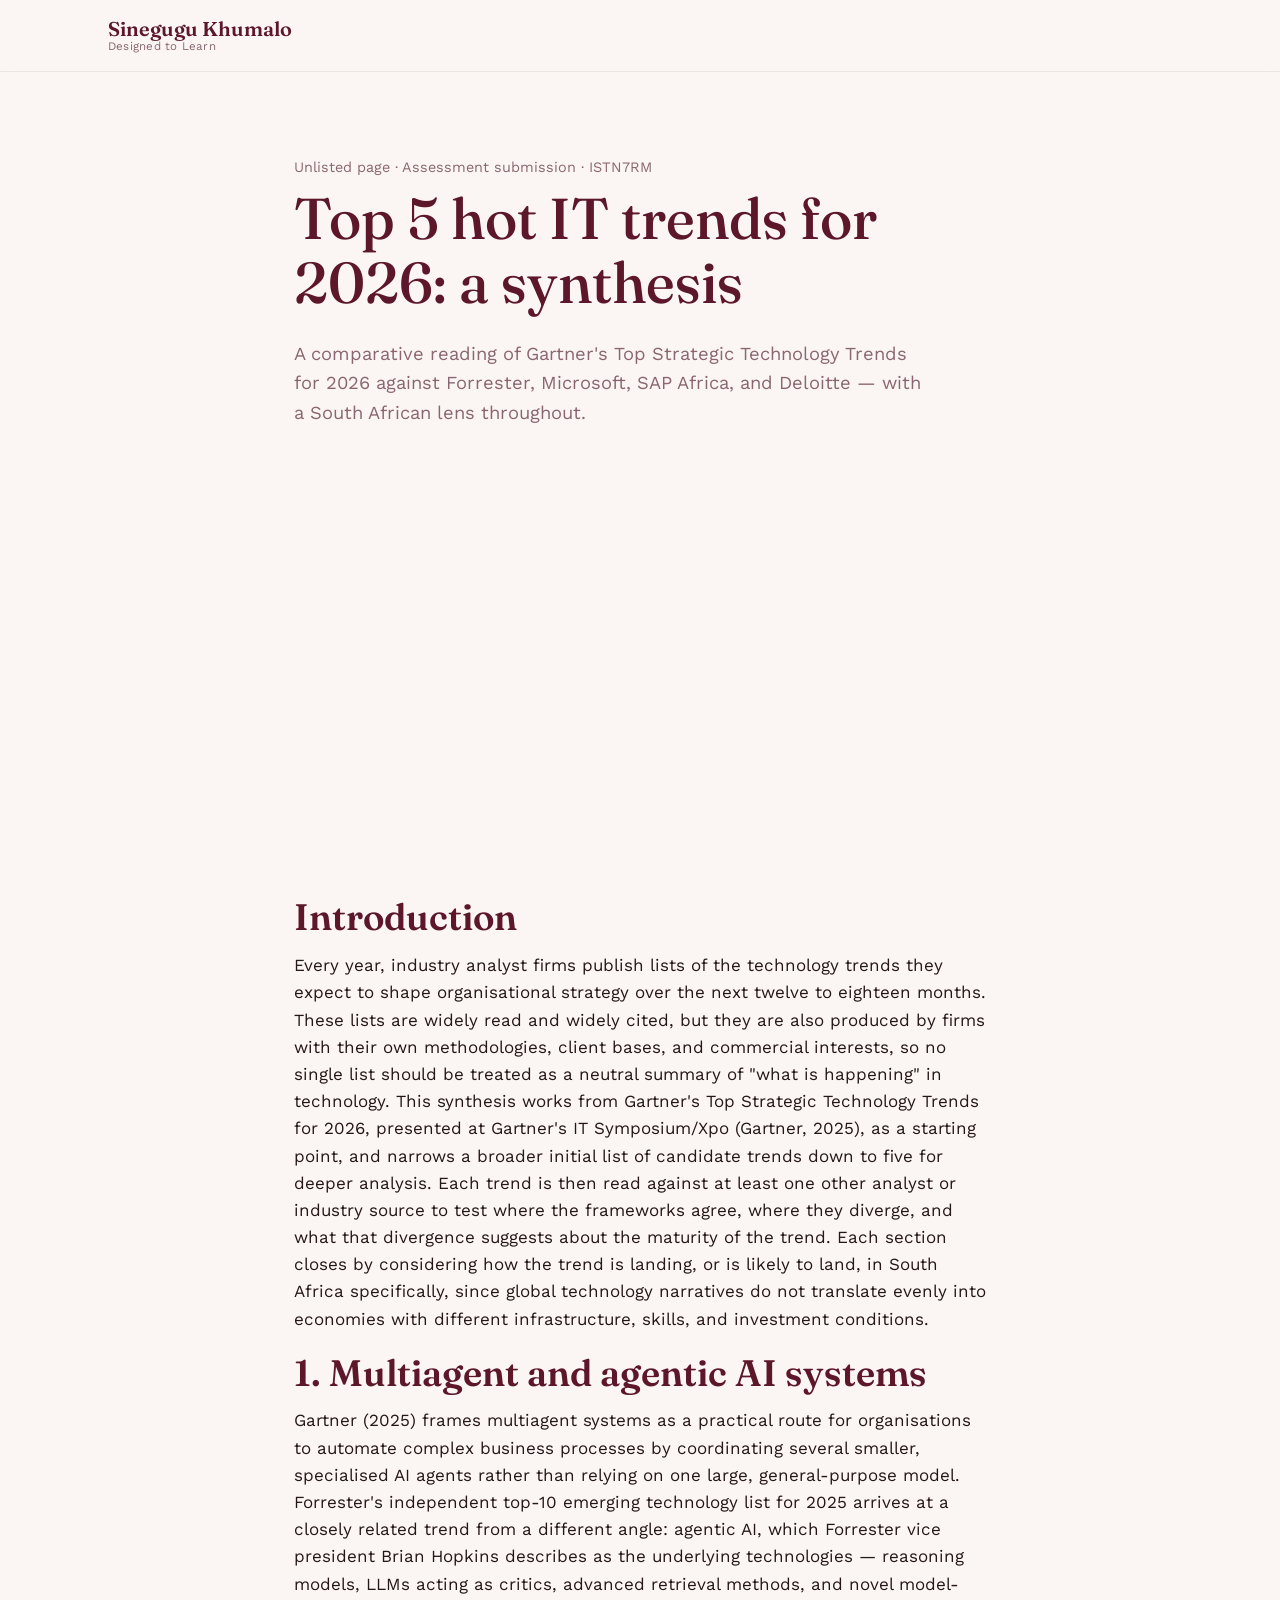
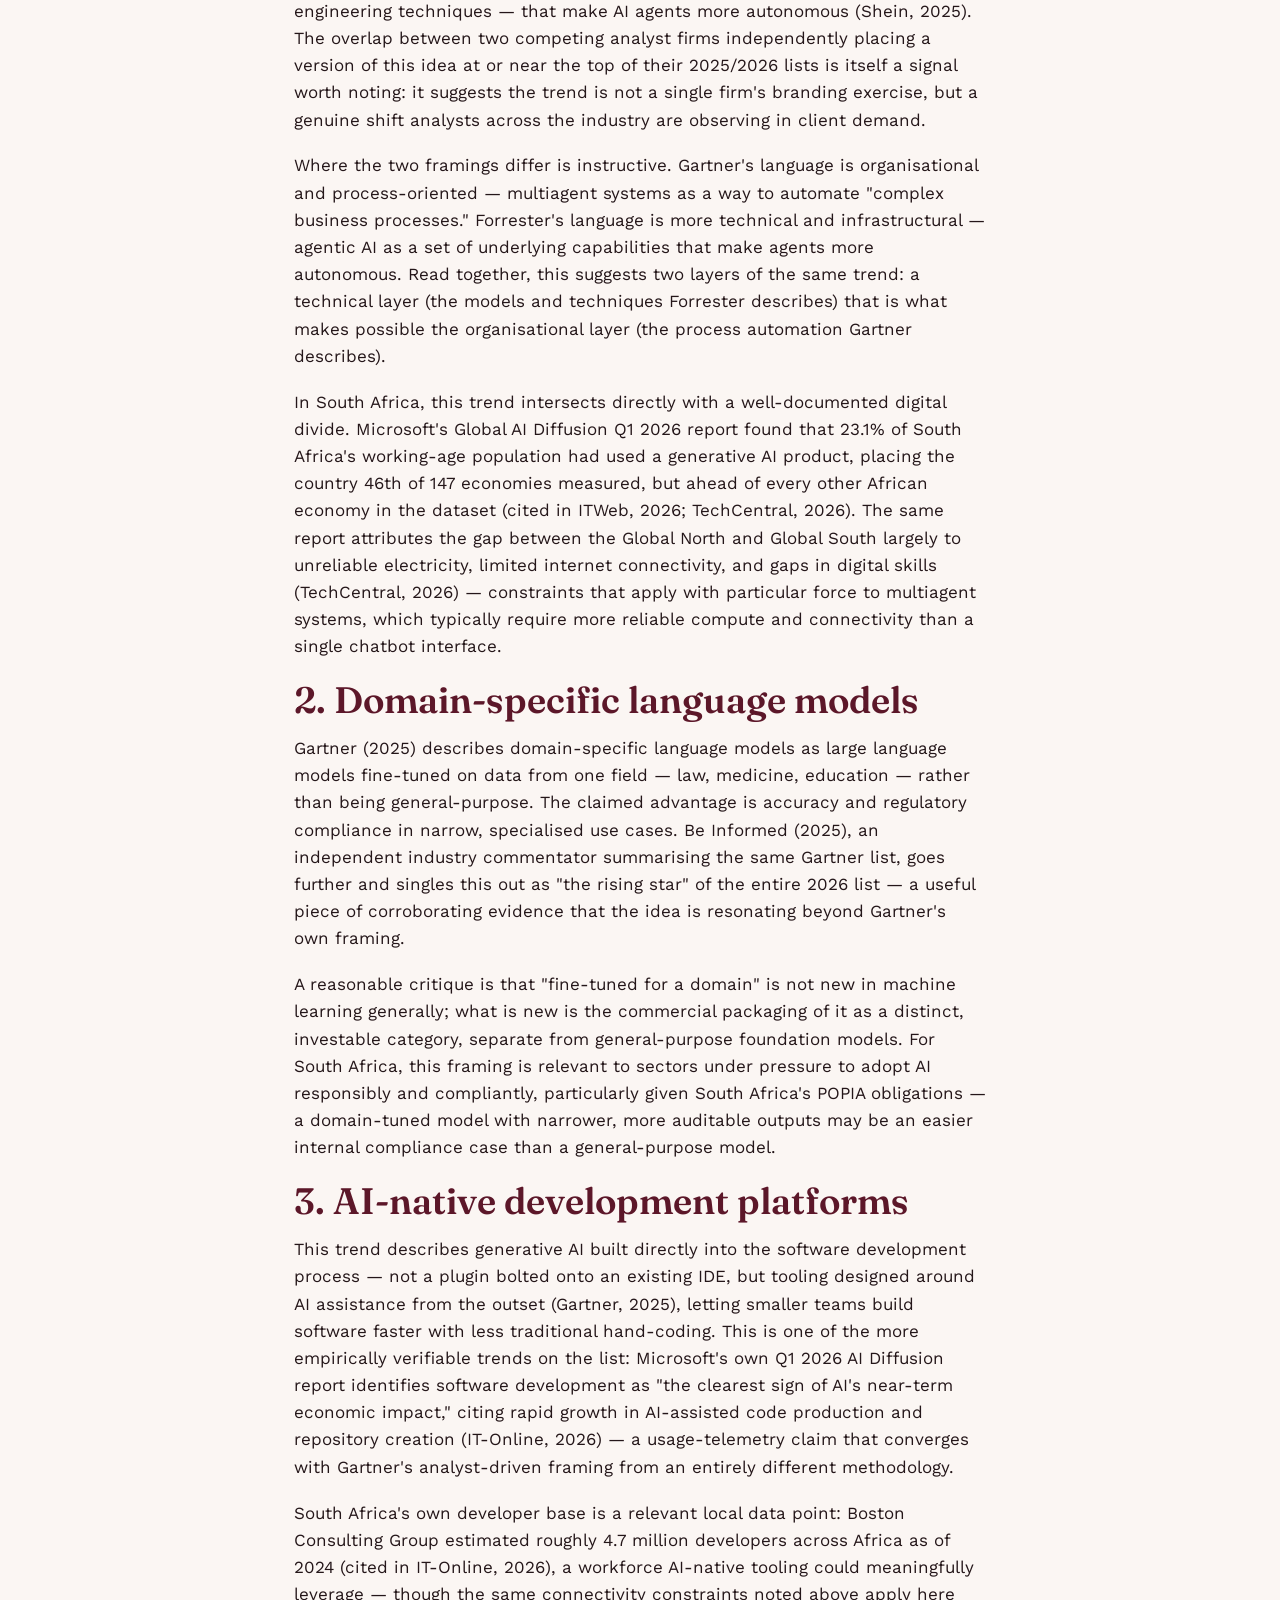
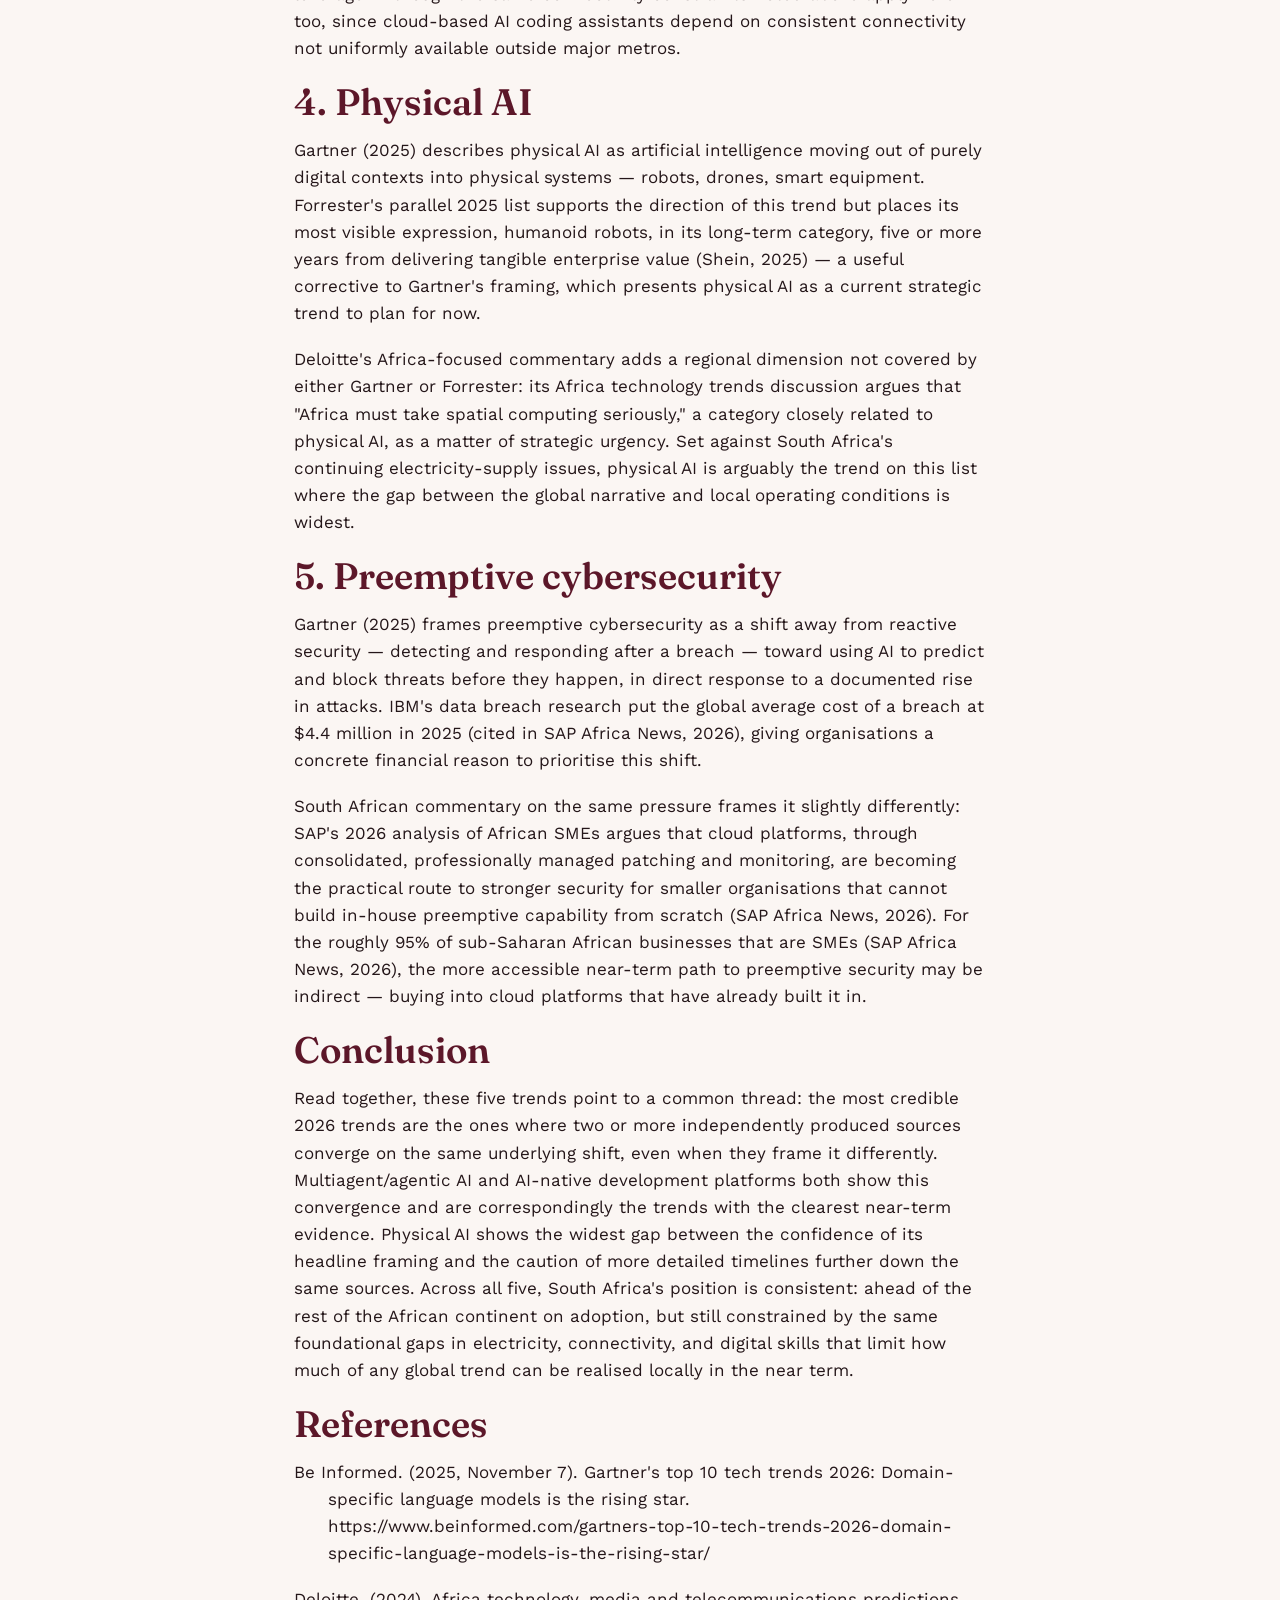
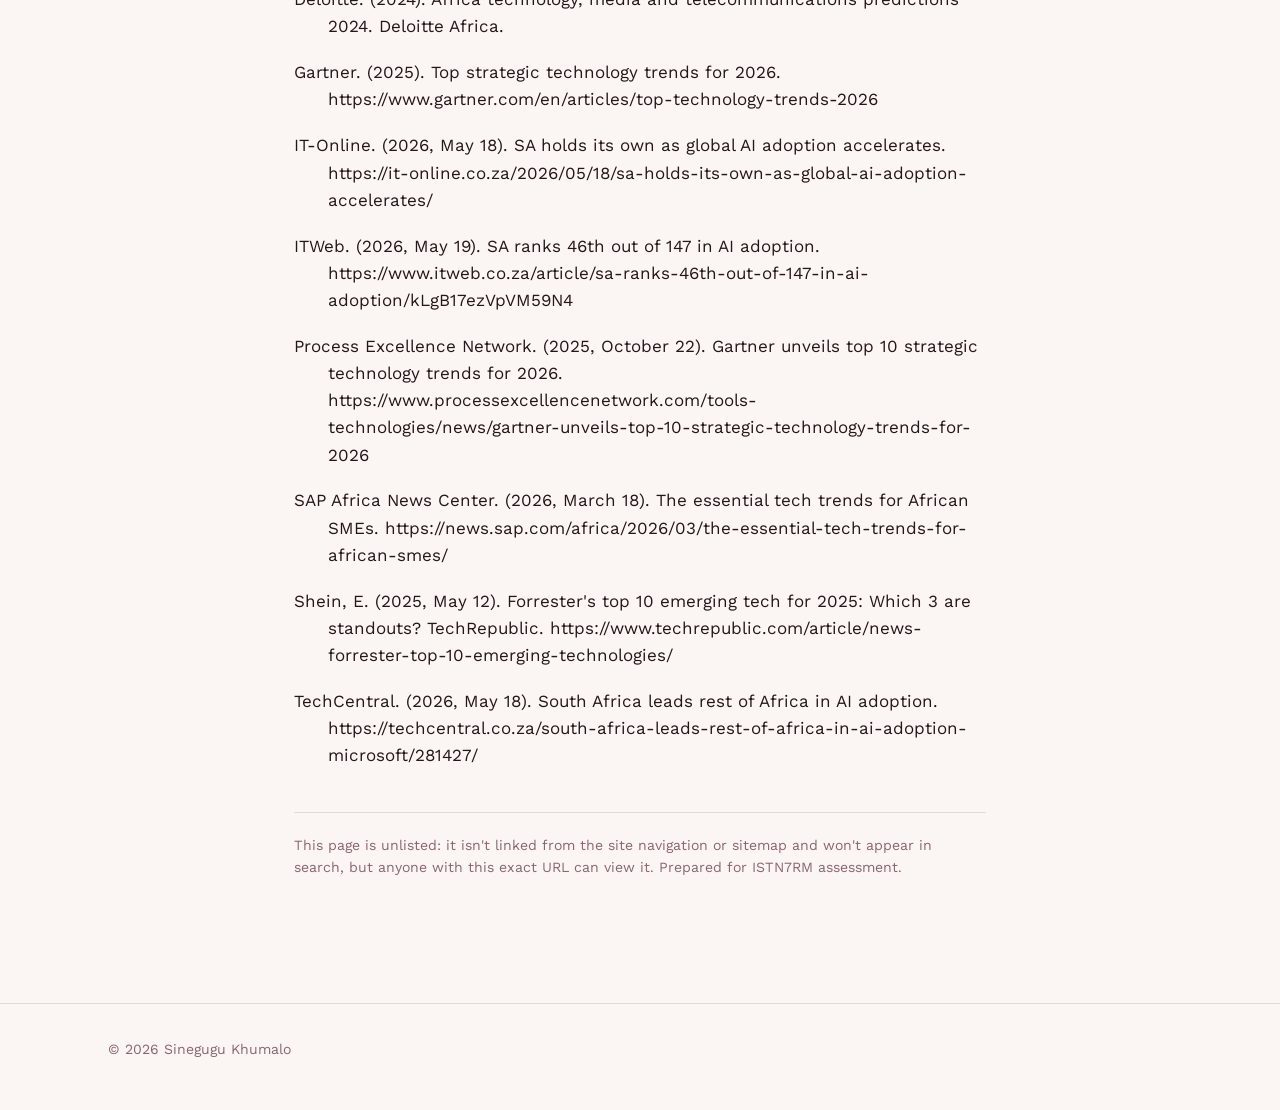
<file: trends-2026.html>
<!DOCTYPE html>
<html lang="en">
<head>
<meta charset="UTF-8">
<meta name="viewport" content="width=device-width, initial-scale=1.0">
<meta name="robots" content="noindex, nofollow">
<title>Top 5 Hot IT Trends for 2026 — Sinegugu Khumalo</title>
<link rel="preconnect" href="https://fonts.googleapis.com">
<link rel="preconnect" href="https://fonts.gstatic.com" crossorigin>
<link href="https://fonts.googleapis.com/css2?family=Fraunces:opsz,wght@9..144,450;9..144,600&family=Work+Sans:wght@400;500;600;700&display=swap" rel="stylesheet">
<link rel="stylesheet" href="style.css">
</head>
<body>

<header class="site-header">
  <div class="wrap header-inner">
    <a class="logo" href="index.html">
      <span class="logo-name">Sinegugu Khumalo</span>
      <span class="logo-sub">Designed to Learn</span>
    </a>
  </div>
</header>

<main>
  <section class="section" style="padding-bottom:0;">
    <div class="wrap post-header">
      <div class="post-meta">Unlisted page · Assessment submission · ISTN7RM</div>
      <h1>Top 5 hot IT trends for 2026: a synthesis</h1>
      <p class="lede">A comparative reading of Gartner's Top Strategic Technology Trends for 2026 against Forrester, Microsoft, SAP Africa, and Deloitte — with a South African lens throughout.</p>
    </div>
  </section>

  <section class="section" style="padding-top:0;">
    <div class="wrap post-body">

      <div style="position:relative; padding-bottom:56.25%; height:0; margin:0 0 2.5rem; border-radius:12px; overflow:hidden;">
        <iframe src="https://www.youtube.com/embed/HKVFex_XEdE" title="Sinegugu Khumalo — Top IT trends 2026 vodcast" style="position:absolute; top:0; left:0; width:100%; height:100%; border:0;" allow="accelerometer; autoplay; clipboard-write; encrypted-media; gyroscope; picture-in-picture" allowfullscreen></iframe>
      </div>

      <h2>Introduction</h2>
      <p>Every year, industry analyst firms publish lists of the technology trends they expect to shape organisational strategy over the next twelve to eighteen months. These lists are widely read and widely cited, but they are also produced by firms with their own methodologies, client bases, and commercial interests, so no single list should be treated as a neutral summary of "what is happening" in technology. This synthesis works from Gartner's Top Strategic Technology Trends for 2026, presented at Gartner's IT Symposium/Xpo (Gartner, 2025), as a starting point, and narrows a broader initial list of candidate trends down to five for deeper analysis. Each trend is then read against at least one other analyst or industry source to test where the frameworks agree, where they diverge, and what that divergence suggests about the maturity of the trend. Each section closes by considering how the trend is landing, or is likely to land, in South Africa specifically, since global technology narratives do not translate evenly into economies with different infrastructure, skills, and investment conditions.</p>

      <h2>1. Multiagent and agentic AI systems</h2>
      <p>Gartner (2025) frames multiagent systems as a practical route for organisations to automate complex business processes by coordinating several smaller, specialised AI agents rather than relying on one large, general-purpose model. Forrester's independent top-10 emerging technology list for 2025 arrives at a closely related trend from a different angle: agentic AI, which Forrester vice president Brian Hopkins describes as the underlying technologies — reasoning models, LLMs acting as critics, advanced retrieval methods, and novel model-engineering techniques — that make AI agents more autonomous (Shein, 2025). The overlap between two competing analyst firms independently placing a version of this idea at or near the top of their 2025/2026 lists is itself a signal worth noting: it suggests the trend is not a single firm's branding exercise, but a genuine shift analysts across the industry are observing in client demand.</p>
      <p>Where the two framings differ is instructive. Gartner's language is organisational and process-oriented — multiagent systems as a way to automate "complex business processes." Forrester's language is more technical and infrastructural — agentic AI as a set of underlying capabilities that make agents more autonomous. Read together, this suggests two layers of the same trend: a technical layer (the models and techniques Forrester describes) that is what makes possible the organisational layer (the process automation Gartner describes).</p>
      <p>In South Africa, this trend intersects directly with a well-documented digital divide. Microsoft's Global AI Diffusion Q1 2026 report found that 23.1% of South Africa's working-age population had used a generative AI product, placing the country 46th of 147 economies measured, but ahead of every other African economy in the dataset (cited in ITWeb, 2026; TechCentral, 2026). The same report attributes the gap between the Global North and Global South largely to unreliable electricity, limited internet connectivity, and gaps in digital skills (TechCentral, 2026) — constraints that apply with particular force to multiagent systems, which typically require more reliable compute and connectivity than a single chatbot interface.</p>

      <h2>2. Domain-specific language models</h2>
      <p>Gartner (2025) describes domain-specific language models as large language models fine-tuned on data from one field — law, medicine, education — rather than being general-purpose. The claimed advantage is accuracy and regulatory compliance in narrow, specialised use cases. Be Informed (2025), an independent industry commentator summarising the same Gartner list, goes further and singles this out as "the rising star" of the entire 2026 list — a useful piece of corroborating evidence that the idea is resonating beyond Gartner's own framing.</p>
      <p>A reasonable critique is that "fine-tuned for a domain" is not new in machine learning generally; what is new is the commercial packaging of it as a distinct, investable category, separate from general-purpose foundation models. For South Africa, this framing is relevant to sectors under pressure to adopt AI responsibly and compliantly, particularly given South Africa's POPIA obligations — a domain-tuned model with narrower, more auditable outputs may be an easier internal compliance case than a general-purpose model.</p>

      <h2>3. AI-native development platforms</h2>
      <p>This trend describes generative AI built directly into the software development process — not a plugin bolted onto an existing IDE, but tooling designed around AI assistance from the outset (Gartner, 2025), letting smaller teams build software faster with less traditional hand-coding. This is one of the more empirically verifiable trends on the list: Microsoft's own Q1 2026 AI Diffusion report identifies software development as "the clearest sign of AI's near-term economic impact," citing rapid growth in AI-assisted code production and repository creation (IT-Online, 2026) — a usage-telemetry claim that converges with Gartner's analyst-driven framing from an entirely different methodology.</p>
      <p>South Africa's own developer base is a relevant local data point: Boston Consulting Group estimated roughly 4.7 million developers across Africa as of 2024 (cited in IT-Online, 2026), a workforce AI-native tooling could meaningfully leverage — though the same connectivity constraints noted above apply here too, since cloud-based AI coding assistants depend on consistent connectivity not uniformly available outside major metros.</p>

      <h2>4. Physical AI</h2>
      <p>Gartner (2025) describes physical AI as artificial intelligence moving out of purely digital contexts into physical systems — robots, drones, smart equipment. Forrester's parallel 2025 list supports the direction of this trend but places its most visible expression, humanoid robots, in its long-term category, five or more years from delivering tangible enterprise value (Shein, 2025) — a useful corrective to Gartner's framing, which presents physical AI as a current strategic trend to plan for now.</p>
      <p>Deloitte's Africa-focused commentary adds a regional dimension not covered by either Gartner or Forrester: its Africa technology trends discussion argues that "Africa must take spatial computing seriously," a category closely related to physical AI, as a matter of strategic urgency. Set against South Africa's continuing electricity-supply issues, physical AI is arguably the trend on this list where the gap between the global narrative and local operating conditions is widest.</p>

      <h2>5. Preemptive cybersecurity</h2>
      <p>Gartner (2025) frames preemptive cybersecurity as a shift away from reactive security — detecting and responding after a breach — toward using AI to predict and block threats before they happen, in direct response to a documented rise in attacks. IBM's data breach research put the global average cost of a breach at $4.4 million in 2025 (cited in SAP Africa News, 2026), giving organisations a concrete financial reason to prioritise this shift.</p>
      <p>South African commentary on the same pressure frames it slightly differently: SAP's 2026 analysis of African SMEs argues that cloud platforms, through consolidated, professionally managed patching and monitoring, are becoming the practical route to stronger security for smaller organisations that cannot build in-house preemptive capability from scratch (SAP Africa News, 2026). For the roughly 95% of sub-Saharan African businesses that are SMEs (SAP Africa News, 2026), the more accessible near-term path to preemptive security may be indirect — buying into cloud platforms that have already built it in.</p>

      <h2>Conclusion</h2>
      <p>Read together, these five trends point to a common thread: the most credible 2026 trends are the ones where two or more independently produced sources converge on the same underlying shift, even when they frame it differently. Multiagent/agentic AI and AI-native development platforms both show this convergence and are correspondingly the trends with the clearest near-term evidence. Physical AI shows the widest gap between the confidence of its headline framing and the caution of more detailed timelines further down the same sources. Across all five, South Africa's position is consistent: ahead of the rest of the African continent on adoption, but still constrained by the same foundational gaps in electricity, connectivity, and digital skills that limit how much of any global trend can be realised locally in the near term.</p>

      <h2>References</h2>
      <p style="padding-left:2em; text-indent:-2em;">Be Informed. (2025, November 7). Gartner's top 10 tech trends 2026: Domain-specific language models is the rising star. https://www.beinformed.com/gartners-top-10-tech-trends-2026-domain-specific-language-models-is-the-rising-star/</p>
      <p style="padding-left:2em; text-indent:-2em;">Deloitte. (2024). Africa technology, media and telecommunications predictions 2024. Deloitte Africa.</p>
      <p style="padding-left:2em; text-indent:-2em;">Gartner. (2025). Top strategic technology trends for 2026. https://www.gartner.com/en/articles/top-technology-trends-2026</p>
      <p style="padding-left:2em; text-indent:-2em;">IT-Online. (2026, May 18). SA holds its own as global AI adoption accelerates. https://it-online.co.za/2026/05/18/sa-holds-its-own-as-global-ai-adoption-accelerates/</p>
      <p style="padding-left:2em; text-indent:-2em;">ITWeb. (2026, May 19). SA ranks 46th out of 147 in AI adoption. https://www.itweb.co.za/article/sa-ranks-46th-out-of-147-in-ai-adoption/kLgB17ezVpVM59N4</p>
      <p style="padding-left:2em; text-indent:-2em;">Process Excellence Network. (2025, October 22). Gartner unveils top 10 strategic technology trends for 2026. https://www.processexcellencenetwork.com/tools-technologies/news/gartner-unveils-top-10-strategic-technology-trends-for-2026</p>
      <p style="padding-left:2em; text-indent:-2em;">SAP Africa News Center. (2026, March 18). The essential tech trends for African SMEs. https://news.sap.com/africa/2026/03/the-essential-tech-trends-for-african-smes/</p>
      <p style="padding-left:2em; text-indent:-2em;">Shein, E. (2025, May 12). Forrester's top 10 emerging tech for 2025: Which 3 are standouts? TechRepublic. https://www.techrepublic.com/article/news-forrester-top-10-emerging-technologies/</p>
      <p style="padding-left:2em; text-indent:-2em;">TechCentral. (2026, May 18). South Africa leads rest of Africa in AI adoption. https://techcentral.co.za/south-africa-leads-rest-of-africa-in-ai-adoption-microsoft/281427/</p>

      <div style="margin-top:3em; padding-top:1.5em; border-top:1px solid var(--line); font-size:0.88rem; color:var(--mauve);">
        <p style="margin:0;">This page is unlisted: it isn't linked from the site navigation or sitemap and won't appear in search, but anyone with this exact URL can view it. Prepared for ISTN7RM assessment.</p>
      </div>

    </div>
  </section>
</main>

<footer class="site-footer">
  <div class="wrap footer-inner">
    <p>&copy; 2026 Sinegugu Khumalo</p>
  </div>
</footer>

</body>
</html>
</file>
<file: style.css>
/* ============================================================
   Sinegugu Khumalo — Designed to Learn
   Design tokens
   ============================================================ */

:root{
  --rose:        #A6304C;
  --rose-deep:   #7C2038;
  --rose-ink:    #5C1729;
  --blush:       #F2D9DE;
  --blush-soft:  #FBEEF0;
  --ivory:       #FBF6F3;
  --ink:         #241619;
  --mauve:       #8A6672;
  --line:        rgba(36,22,25,0.12);
  --line-soft:   rgba(36,22,25,0.07);

  --serif: "Fraunces", "Iowan Old Style", "Palatino Linotype", serif;
  --sans:  "Work Sans", -apple-system, "Segoe UI", sans-serif;

  --wrap: 1120px;
}

*, *::before, *::after{ box-sizing: border-box; }

html{ scroll-behavior: smooth; }

body{
  margin:0;
  background: var(--ivory);
  color: var(--ink);
  font-family: var(--sans);
  font-size: 17px;
  line-height: 1.6;
  -webkit-font-smoothing: antialiased;
}

img{ max-width:100%; display:block; }

a{ color: inherit; }

.wrap{
  max-width: var(--wrap);
  margin: 0 auto;
  padding: 0 28px;
}

h1,h2,h3,h4{
  font-family: var(--serif);
  font-weight: 600;
  line-height: 1.12;
  margin: 0 0 0.4em;
  color: var(--rose-ink);
}

h1{ font-size: clamp(2.4rem, 5vw, 3.6rem); font-weight: 500; }
h2{ font-size: clamp(1.7rem, 3vw, 2.3rem); }
h3{ font-size: 1.3rem; }

p{ margin: 0 0 1.1em; max-width: 62ch; }

.lede{
  font-size: 1.15rem;
  color: var(--mauve);
  max-width: 58ch;
}

.eyebrow{
  font-family: var(--sans);
  font-size: 0.82rem;
  color: var(--rose);
  letter-spacing: 0.01em;
  margin-bottom: 0.6em;
  font-weight: 600;
}

:focus-visible{
  outline: 2px solid var(--rose);
  outline-offset: 3px;
}

/* ---------- buttons ---------- */
.btn{
  display: inline-flex;
  align-items: center;
  gap: 8px;
  padding: 12px 22px;
  border-radius: 999px;
  font-family: var(--sans);
  font-weight: 600;
  font-size: 0.95rem;
  text-decoration: none;
  border: 1px solid transparent;
  cursor: pointer;
  transition: transform 0.15s ease, background 0.15s ease, color 0.15s ease, border-color .15s ease;
}
.btn-primary{
  background: var(--rose);
  color: var(--ivory);
}
.btn-primary:hover{ background: var(--rose-deep); transform: translateY(-1px); }
.btn-ghost{
  background: transparent;
  border-color: var(--rose);
  color: var(--rose-ink);
}
.btn-ghost:hover{ background: var(--blush-soft); }

/* ---------- header ---------- */
.site-header{
  position: sticky;
  top: 0;
  z-index: 50;
  background: rgba(251,246,243,0.92);
  backdrop-filter: blur(8px);
  border-bottom: 1px solid var(--line-soft);
}
.header-inner{
  display:flex;
  align-items:center;
  justify-content: space-between;
  padding-top: 18px;
  padding-bottom: 18px;
}
.logo{
  text-decoration:none;
  display:flex;
  flex-direction: column;
  line-height: 1.1;
}
.logo-name{
  font-family: var(--serif);
  font-size: 1.25rem;
  color: var(--rose-ink);
  font-weight: 600;
}
.logo-sub{
  font-size: 0.72rem;
  color: var(--mauve);
  letter-spacing: 0.02em;
}
.site-nav{
  display:flex;
  gap: 30px;
}
.site-nav a{
  text-decoration:none;
  font-size: 0.95rem;
  color: var(--ink);
  position: relative;
  padding: 4px 0;
}
.site-nav a::after{
  content:"";
  position:absolute;
  left:0; right:0; bottom:-3px;
  height: 2px;
  background: var(--rose);
  transform: scaleX(0);
  transform-origin: left;
  transition: transform .2s ease;
}
.site-nav a:hover::after,
.site-nav a[aria-current="page"]::after{
  transform: scaleX(1);
}
.site-nav a[aria-current="page"]{ color: var(--rose-ink); font-weight: 600; }

.nav-toggle{
  display:none;
  background:none;
  border:1px solid var(--line);
  border-radius: 8px;
  width: 42px; height: 38px;
  cursor:pointer;
  position: relative;
}
.nav-toggle span,
.nav-toggle span::before,
.nav-toggle span::after{
  content:"";
  position:absolute;
  left: 10px; right: 10px;
  height: 2px;
  background: var(--ink);
  transition: transform .2s ease, opacity .2s ease;
}
.nav-toggle span{ top: 18px; }
.nav-toggle span::before{ top: -6px; }
.nav-toggle span::after{ top: 6px; }
.nav-toggle[aria-expanded="true"] span{ background: transparent; }
.nav-toggle[aria-expanded="true"] span::before{ transform: translateY(6px) rotate(45deg); }
.nav-toggle[aria-expanded="true"] span::after{ transform: translateY(-6px) rotate(-45deg); }

@media (max-width: 760px){
  .nav-toggle{ display:block; }
  .site-nav{
    position: absolute;
    top: 100%; left:0; right:0;
    background: var(--ivory);
    border-bottom: 1px solid var(--line-soft);
    flex-direction: column;
    gap: 0;
    max-height: 0;
    overflow: hidden;
    transition: max-height .25s ease;
  }
  .site-nav.open{ max-height: 340px; }
  .site-nav a{
    padding: 16px 28px;
    border-top: 1px solid var(--line-soft);
  }
  .site-nav a::after{ display:none; }
}

/* ---------- hero ---------- */
.hero{
  padding: 72px 0 88px;
  position: relative;
  overflow: hidden;
}
.hero-inner{
  display:grid;
  grid-template-columns: 1.15fr 0.85fr;
  gap: 56px;
  align-items:center;
}
.hero-actions{
  display:flex;
  gap: 14px;
  margin-top: 28px;
  flex-wrap: wrap;
}
.hero-portrait{
  position: relative;
  display:flex;
  justify-content:center;
}
.hero-portrait svg{ width: 100%; max-width: 360px; height:auto; }

@media (max-width: 860px){
  .hero-inner{ grid-template-columns: 1fr; }
  .hero-portrait{ order:-1; max-width: 260px; margin: 0 auto; }
}

/* ---------- now / facts strip ---------- */
.now-strip{
  border-top: 1px solid var(--line);
  border-bottom: 1px solid var(--line);
  padding: 40px 0;
}
.now-grid{
  display:grid;
  grid-template-columns: repeat(3, 1fr);
  gap: 0;
}
.now-grid > div{
  padding: 0 28px;
  border-left: 1px solid var(--line);
}
.now-grid > div:first-child{ border-left:none; padding-left:0; }
.now-grid h4{
  font-family: var(--sans);
  font-size: 0.78rem;
  text-transform: none;
  color: var(--rose);
  font-weight: 700;
  margin-bottom: 0.5em;
}
.now-grid p{ font-size: 0.96rem; margin:0; color: var(--ink); }

@media (max-width: 760px){
  .now-grid{ grid-template-columns: 1fr; gap: 24px; }
  .now-grid > div{ border-left:none; padding-left:0; border-top: 1px solid var(--line); padding-top: 20px; }
  .now-grid > div:first-child{ border-top:none; padding-top:0; }
}

/* ---------- generic section ---------- */
.section{ padding: 84px 0; }
.section-head{
  display:flex;
  justify-content: space-between;
  align-items: flex-end;
  gap: 24px;
  margin-bottom: 40px;
}
.section-head .btn{ flex-shrink:0; }

/* ---------- teaser grid (home) ---------- */
.teaser-grid{
  display:grid;
  grid-template-columns: repeat(3, 1fr);
  gap: 30px;
}
@media (max-width: 860px){ .teaser-grid{ grid-template-columns: 1fr; } }

.teaser{
  border-top: 3px solid var(--rose);
  padding-top: 20px;
}
.teaser .tag{ margin-bottom: 10px; }
.teaser h3{ margin-bottom: 0.35em; }
.teaser a.stretched{
  text-decoration:none;
  font-weight:600;
  color: var(--rose-ink);
  font-size: 0.92rem;
}

/* ---------- tag pills ---------- */
.tag{
  display:inline-block;
  font-size: 0.74rem;
  font-weight: 600;
  color: var(--rose-deep);
  background: var(--blush);
  padding: 4px 11px;
  border-radius: 999px;
}
.tag-row{ display:flex; flex-wrap:wrap; gap: 8px; margin: 10px 0 16px; }

/* ---------- skills pills (about) ---------- */
.skill-pills{ display:flex; flex-wrap:wrap; gap: 10px; margin: 18px 0 30px; }
.skill-pill{
  border: 1px solid var(--line);
  padding: 8px 16px;
  border-radius: 999px;
  font-size: 0.88rem;
  background: var(--ivory);
}

/* ---------- pull quote ---------- */
.pull{
  border-left: 3px solid var(--rose);
  padding: 4px 0 4px 26px;
  margin: 40px 0;
  font-family: var(--serif);
  font-size: 1.35rem;
  color: var(--rose-ink);
  max-width: 46ch;
}

/* ---------- about layout ---------- */
.about-grid{
  display:grid;
  grid-template-columns: 300px 1fr;
  gap: 56px;
  align-items:start;
}
.about-grid .hero-portrait{ position: sticky; top: 110px; }
@media (max-width: 860px){
  .about-grid{ grid-template-columns: 1fr; }
  .about-grid .hero-portrait{ position:static; max-width: 220px; margin: 0 auto 20px; }
}

/* ---------- portfolio ---------- */
.project-list{
  display:flex;
  flex-direction: column;
}
.project{
  display:grid;
  grid-template-columns: 120px 1fr;
  gap: 26px;
  padding: 34px 0;
  border-top: 1px solid var(--line);
}
.project:last-child{ border-bottom: 1px solid var(--line); }
.project-year{
  font-family: var(--serif);
  color: var(--mauve);
  font-size: 1.05rem;
  padding-top: 2px;
}
@media (max-width: 620px){
  .project{ grid-template-columns: 1fr; gap: 8px; }
}

/* ---------- resume timeline ---------- */
.timeline{
  position: relative;
  padding-left: 34px;
  border-left: 2px solid var(--blush);
}
.timeline-item{
  position: relative;
  padding-bottom: 38px;
}
.timeline-item:last-child{ padding-bottom: 0; }
.timeline-item::before{
  content:"";
  position:absolute;
  left: -40px;
  top: 4px;
  width: 12px; height:12px;
  border-radius: 50%;
  background: var(--rose);
  border: 3px solid var(--ivory);
  box-shadow: 0 0 0 2px var(--rose);
}
.timeline-date{
  font-size: 0.82rem;
  color: var(--mauve);
  font-weight: 600;
  margin-bottom: 4px;
}
.resume-actions{ margin: 34px 0 10px; }

@media print{
  .site-header, .site-footer, .resume-actions{ display:none !important; }
  body{ background: #fff; }
}

/* ---------- blog ---------- */
.blog-list{ display:flex; flex-direction: column; }
.post-row{
  display:grid;
  grid-template-columns: 140px 1fr;
  gap: 26px;
  padding: 32px 0;
  border-top: 1px solid var(--line);
  text-decoration: none;
}
.post-row:last-child{ border-bottom: 1px solid var(--line); }
.post-date{ font-size: 0.85rem; color: var(--mauve); padding-top: 3px; }
.post-row h3{ transition: color .15s ease; }
.post-row:hover h3{ color: var(--rose); }
@media (max-width: 620px){ .post-row{ grid-template-columns: 1fr; gap: 6px; } }

.post-header{ max-width: 68ch; margin-bottom: 40px; }
.post-meta{ color: var(--mauve); font-size: 0.9rem; margin-bottom: 8px; }
.post-body{ max-width: 68ch; }
.post-body p{ max-width: none; }
.post-nav{
  margin-top: 56px;
  padding-top: 24px;
  border-top: 1px solid var(--line);
}

/* ---------- contact ---------- */
.contact-grid{
  display:grid;
  grid-template-columns: 1fr 1fr;
  gap: 56px;
}
@media (max-width: 860px){ .contact-grid{ grid-template-columns: 1fr; } }
.contact-list{ list-style:none; padding:0; margin: 24px 0; }
.contact-list li{
  padding: 14px 0;
  border-top: 1px solid var(--line);
}
.contact-list li:last-child{ border-bottom: 1px solid var(--line); }
.contact-list a{ text-decoration:none; font-weight:600; color: var(--rose-ink); }

.field{ margin-bottom: 20px; }
.field label{
  display:block;
  font-size: 0.85rem;
  font-weight:600;
  margin-bottom: 6px;
  color: var(--rose-ink);
}
.field input, .field textarea{
  width:100%;
  padding: 12px 14px;
  border-radius: 10px;
  border: 1px solid var(--line);
  background: #fff;
  font-family: var(--sans);
  font-size: 0.97rem;
  color: var(--ink);
}
.field textarea{ min-height: 140px; resize: vertical; }
.field input:focus, .field textarea:focus{
  outline: 2px solid var(--rose);
  outline-offset: 1px;
}

/* ---------- footer ---------- */
.site-footer{
  border-top: 1px solid var(--line);
  padding: 34px 0;
  margin-top: 40px;
}
.footer-inner{
  display:flex;
  justify-content: space-between;
  align-items:center;
  gap: 16px;
  flex-wrap: wrap;
  font-size: 0.88rem;
  color: var(--mauve);
}
.footer-links{ display:flex; gap: 20px; }
.footer-links a{ text-decoration:none; color: var(--rose-ink); font-weight:600; }

@media (prefers-reduced-motion: reduce){
  html{ scroll-behavior:auto; }
  *{ transition-duration: 0.001ms !important; animation-duration: 0.001ms !important; }
}
</file>
